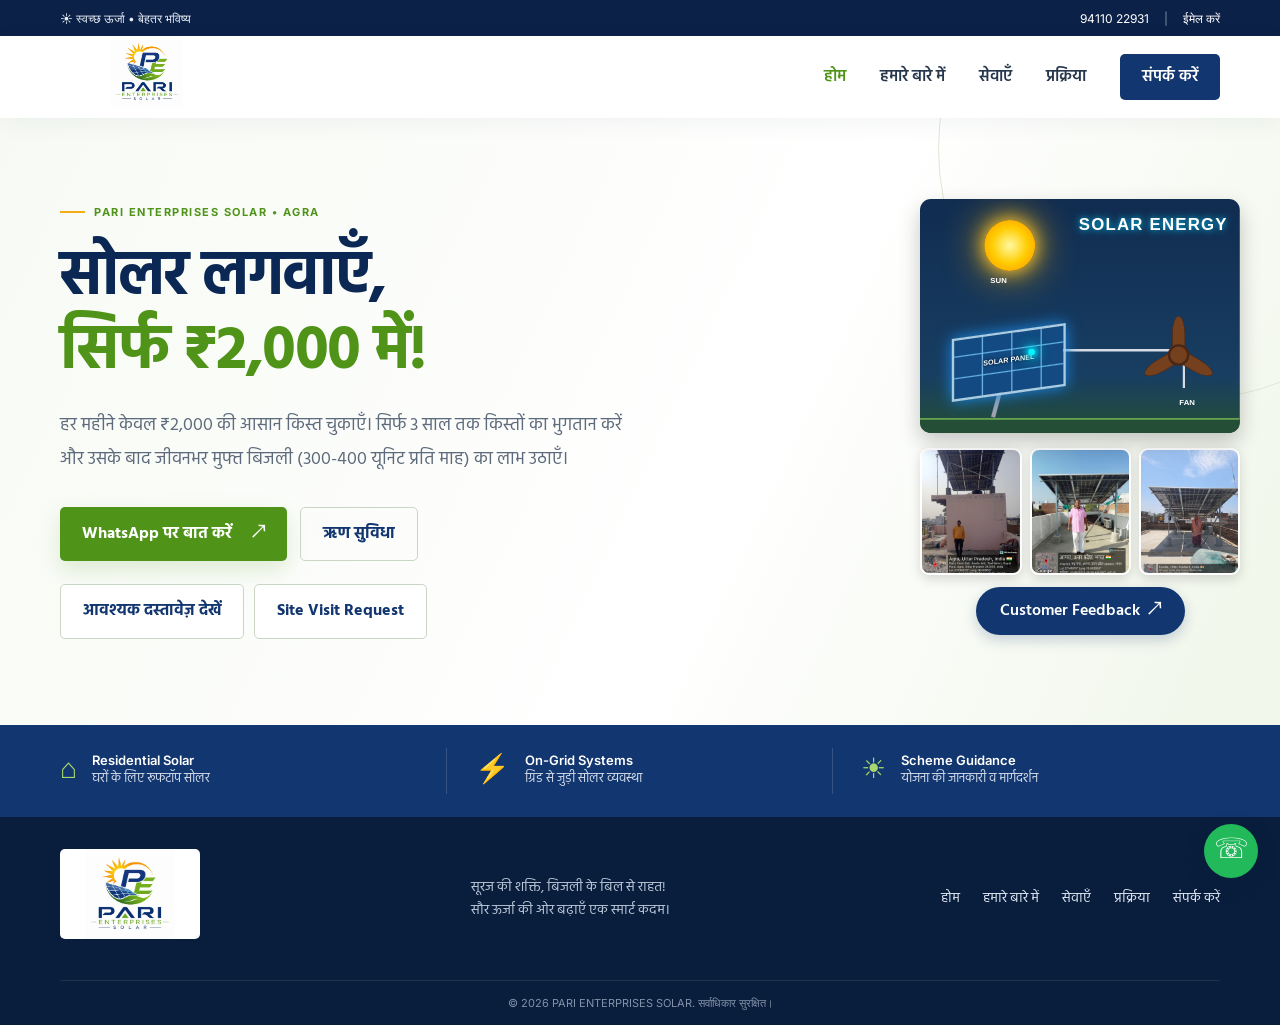
<file: index.html>
<!DOCTYPE html>
<html lang="hi">
<head>
<meta charset="utf-8">
<meta name="viewport" content="width=device-width, initial-scale=1">

<meta name="theme-color" content="#12366f">
<meta name="description" content="PARI ENTERPRISES SOLAR, Agra — रूफटॉप सोलर, ऑन-ग्रिड सिस्टम और सोलर इंस्टॉलेशन।">

<title>PARI ENTERPRISES SOLAR | रूफटॉप सोलर समाधान, आगरा</title>

<link rel="preconnect" href="https://fonts.googleapis.com">
<link rel="preconnect" href="https://fonts.gstatic.com" crossorigin>

<link href="https://fonts.googleapis.com/css2?family=Hind:wght@400;500;600;700&family=Inter:wght@400;500;600;700;800&display=swap" rel="stylesheet">

<link rel="stylesheet" href="style.css">

<style>

/* =================================
   SOLAR ANIMATION OUTER CONTAINER
================================= */

.solar-scene {
    width: 60%;
    height: 234px;
    min-height: 234px;
    position: relative;
    overflow: visible;
    border-radius: 18px;
    margin-left: auto;
}

/* Scaled inner scene */

.solar-scene-inner {
    position: absolute;
    top: 0;
    left: 0;

    width: 166.667%;
    height: 390px;

    transform: scale(0.6);
    transform-origin: top left;

    overflow: hidden;
    border-radius: 18px;

    background: linear-gradient(
        180deg,
        #102c50,
        #183e62 75%,
        #244e36
    );

    box-shadow: 0 15px 35px rgba(0,0,0,.22);
    font-family: Arial, sans-serif;
}

/* =================================
   HEADING
================================= */

.solar-heading {
    position: absolute;
    top: 20px;
    right: 20px;

    color: white;
    font-size: 28px;
    font-weight: bold;
    letter-spacing: 2px;

    text-shadow: 0 0 12px #00cfff;
    z-index: 10;
}

/* =================================
   SUN
================================= */

.solar-sun {
    position: absolute;
    top: 35px;
    left: 20%;

    width: 85px;
    height: 85px;

    border-radius: 50%;

    background: radial-gradient(
        #fff9a0,
        #ffcc00,
        #ff8c00
    );

    box-shadow:
        0 0 30px #ffce35,
        0 0 70px #ffae00;

    animation: solarSunGlow 2s infinite alternate;

    /* Sun always visible above panel */
    z-index: 6;
}

@keyframes solarSunGlow {
    from {
        box-shadow: 0 0 25px #ffce35;
    }

    to {
        box-shadow: 0 0 75px #ffae00;
    }
}

/* SUN LABEL */

.solar-sun-label {
    position: absolute;
    top: 125px;
    left: 22%;

    color: white;
    font-size: 13px;
    font-weight: bold;

    z-index: 7;
}

/* =================================
   SUN RAYS
================================= */

.solar-rays {
    position: absolute;
    top: 115px;
    left: calc(20% + 5px);

    width: 105px;
    height: 160px;

    display: flex;
    justify-content: space-around;

    pointer-events: none;
    z-index: 4;
}

.solar-ray {
    position: relative;

    width: 4px;
    height: 135px;

    background: linear-gradient(
        to bottom,
        transparent,
        #fff9a0,
        #ffcf24,
        transparent
    );

    opacity: 0;

    filter: drop-shadow(0 0 7px #ffdc35);

    animation: solarRayMove 1.5s linear infinite;
}

.solar-ray:nth-child(2) {
    animation-delay: .3s;
}

.solar-ray:nth-child(3) {
    animation-delay: .6s;
}

.solar-ray:nth-child(4) {
    animation-delay: .9s;
}

.solar-ray:nth-child(5) {
    animation-delay: 1.2s;
}

@keyframes solarRayMove {
    0% {
        opacity: 0;
        transform: translateY(0);
    }

    30% {
        opacity: 1;
    }

    100% {
        opacity: 0;
        transform: translateY(45px);
    }
}

/* =================================
   SOLAR PANEL
================================= */

.solar-panel {
    position: absolute;

    left: 10%;
    bottom: 65px;

    width: 190px;
    height: 105px;

    background:
        repeating-linear-gradient(
            90deg,
            transparent 0px,
            transparent 45px,
            #72b8e8 47px,
            transparent 49px
        ),

        repeating-linear-gradient(
            0deg,
            #124a81 0px,
            #124a81 32px,
            #65b4e8 34px,
            #124a81 36px
        );

    border: 4px solid #a9cce5;

    transform: skewY(-8deg);

    box-shadow: 0 0 25px #1988e5;

    /* Panel below sun */
    z-index: 2;
}

.solar-panel::after {
    content: "SOLAR PANEL";

    position: absolute;
    top: 35px;

    width: 100%;

    text-align: center;

    color: white;
    font-size: 12px;
    font-weight: bold;

    text-shadow: 0 0 5px black;
}

/* PANEL STAND */

.solar-panel-stand {
    position: absolute;

    left: 24%;
    bottom: 25px;

    width: 7px;
    height: 75px;

    background: #9ca3af;

    transform: rotate(15deg);
}

/* =================================
   ELECTRIC WIRE
================================= */

.solar-wire {
    position: absolute;

    left: 34%;
    top: 64%;

    width: 49%;
    height: 65px;

    border-top: 4px solid #d7dce4;
    border-right: 4px solid #d7dce4;

    border-radius: 0 20px 0 0;

    z-index: 1;
}

/* =================================
   MOVING ELECTRIC CURRENT
================================= */

.solar-current {
    position: absolute;

    left: 34%;
    top: 64%;

    width: 10px;
    height: 10px;

    border-radius: 50%;

    background: #00f5ff;

    box-shadow:
        0 0 12px #00eaff,
        0 0 25px #00eaff;

    animation: solarCurrentMove 3s linear infinite;

    z-index: 5;
}

.solar-current.current-2 {
    animation-delay: 1s;
}

.solar-current.current-3 {
    animation-delay: 2s;
}

@keyframes solarCurrentMove {

    0% {
        left: 34%;
        top: 64%;
        opacity: 0;
    }

    15% {
        opacity: 1;
    }

    65% {
        left: 82%;
        top: 64%;
        opacity: 1;
    }

    85% {
        left: 82%;
        top: 82%;
        opacity: 1;
    }

    100% {
        left: 82%;
        top: 82%;
        opacity: 0;
    }
}

/* =================================
   FAN
================================= */

.solar-fan {
    position: absolute;

    right: 7%;
    bottom: 65px;

    width: 130px;
    height: 130px;

    z-index: 3;
}

/* FAN SPEED - 40% SLOWER */

.solar-blades {
    position: absolute;

    width: 100%;
    height: 100%;

    animation: solarRotateFan 1.667s linear infinite;
}

@keyframes solarRotateFan {
    from {
        transform: rotate(0deg);
    }

    to {
        transform: rotate(360deg);
    }
}

/* BROWN BLADES */

.solar-blade {
    position: absolute;

    left: 54px;
    top: 0;

    width: 22px;
    height: 62px;

    background: #75401e;

    border: 1px solid #4a2614;

    border-radius: 50% 50% 10% 10%;

    transform-origin: 11px 65px;
}

.solar-blade:nth-child(2) {
    transform: rotate(120deg);
}

.solar-blade:nth-child(3) {
    transform: rotate(240deg);
}

/* FAN CENTER */

.solar-fan-center {
    position: absolute;

    left: 47px;
    top: 47px;

    width: 36px;
    height: 36px;

    border-radius: 50%;

    background: #75401e;

    border: 4px solid #4a2614;

    z-index: 2;
}

/* FAN LABEL */

.solar-fan-label {
    position: absolute;

    right: 14%;
    bottom: 40px;

    color: white;
    font-size: 13px;
    font-weight: bold;
}

/* GROUND */

.solar-ground {
    position: absolute;

    bottom: 0;

    width: 100%;
    height: 25px;

    background: #244e36;

    border-top: 3px solid #65a34e;
}

/* CUSTOMER PHOTOS BELOW ANIMATION */
.hero-visual {
    position: relative;
    left: 20px;
    display: flex;
    flex-direction: column;
    align-items: flex-end;
}

.customer-photos {
    width: 60%;
    margin-left: auto;
    margin-top: 15px;
    display: grid;
    grid-template-columns: repeat(3, minmax(0, 1fr));
    gap: 8px;
}

.customer-photos img {
    display: block;
    width: 100%;
    aspect-ratio: 4 / 5;
    object-fit: cover;
    object-position: center 30%;
    border-radius: 9px;
    border: 2px solid white;
    box-shadow: 0 4px 12px rgba(0,0,0,.15);
    transition: transform .3s ease;
}

.customer-photos img:hover {
    transform: translateY(-4px);
}

/* CUSTOMER FEEDBACK BUTTON BELOW PHOTOS */
.feedback-page-button {
    width: 60%;
    margin: 12px 0 0 auto;
    display: flex;
    justify-content: center;
}

.feedback-page-button a {
    display: inline-flex;
    align-items: center;
    justify-content: center;
    gap: 8px;
    padding: 11px 24px;
    border-radius: 30px;
    background: #12366f;
    color: #fff;
    text-decoration: none;
    font-family: 'Hind', sans-serif;
    font-size: 16px;
    font-weight: 600;
    box-shadow: 0 5px 14px rgba(18, 54, 111, .22);
    transition: background .25s ease, transform .25s ease;
}

.feedback-page-button a:hover {
    background: #0b2855;
    transform: translateY(-2px);
}

/* =================================
   MOBILE
================================= */

@media(max-width:650px) {

    .hero-visual {
        left: 0;
        align-items: center;
    }

    .solar-scene {
        width: 85%;
        height: 280.5px;
        min-height: 280.5px;
    }

    .solar-scene-inner {
        width: 117.647%;
        height: 330px;
        transform: scale(.85);
    }

    .solar-heading {
        font-size: 20px;
        right: 12px;
        top: 15px;
    }

    .solar-sun {
        left: 17%;
        width: 65px;
        height: 65px;
    }

    .solar-rays {
        left: calc(17% + 2px);
        top: 100px;
    }

    .solar-sun-label {
        top: 108px;
        left: 20%;
    }

    .solar-panel {
        left: 5%;
        width: 150px;
        height: 90px;
        bottom: 65px;
    }

    .solar-panel::after {
        top: 30px;
        font-size: 10px;
    }

    .solar-panel-stand {
        left: 17%;
    }

    .solar-wire {
        left: 32%;
        width: 50%;
        top: 65%;
    }

    .solar-current {
        left: 32%;
        top: 65%;
    }

    .solar-fan {
        right: 2%;
        bottom: 65px;
        transform: scale(.8);
        transform-origin: bottom right;
    }

    .solar-fan-label {
        right: 10%;
        bottom: 40px;
    }

    .customer-photos {
        width: 85%;
        margin-left: auto;
        margin-right: auto;
        gap: 6px;
    }

    .feedback-page-button {
        width: 85%;
        margin-left: auto;
        margin-right: auto;
    }

    .feedback-page-button a {
        width: 100%;
    }
}


/* FIX: keep hero text and buttons above the solar animation */
.hero-copy {
    position: relative;
    z-index: 5;
    min-width: 0;
}
.documents-action {
    position: relative;
    z-index: 6;
    display: flex;
    flex-wrap: wrap;
    align-items: center;
    gap: 10px;
    width: 100%;
    margin: 12px 0 0;
}
.documents-action .documents-btn,
.documents-action .site-visit-btn {
    display: inline-flex;
    align-items: center;
    justify-content: center;
    min-height: 54px;
    color: var(--blue);
    background: #fff;
    position: relative;
    z-index: 7;
}
.hero-visual {
    position: relative;
    z-index: 1;
}
@media (max-width: 650px) {
    .hero-copy { width: 100%; }
    .hero-actions {
        position: relative;
        z-index: 6;
        width: 100%;
        justify-content: center;
    }
    .documents-action {
        width: 100%;
        margin: 12px 0 20px;
    }
    .documents-action {
        flex-direction: column;
        align-items: stretch;
    }
    .documents-action .documents-btn,
    .documents-action .site-visit-btn {
        display: flex !important;
        width: 100%;
        box-sizing: border-box;
        white-space: normal;
        text-align: center;
    }
    .hero-visual {
        height: auto !important;
        min-height: 0;
        margin: 10px 0 0 !important;
        transform: none !important;
        left: 0 !important;
    }
    .solar-scene { flex: 0 0 auto; }
}

</style>

</head>

<body>

<!-- TOP BAR -->

<div class="topbar">
    <div class="wrap topbar-inner">

        <span>☀️ स्वच्छ ऊर्जा • बेहतर भविष्य</span>

        <div>
            <a href="tel:9411022931">94110 22931</a>

            <span class="top-sep">|</span>

            <a href="https://mail.google.com/mail/?view=cm&fs=1&to=parienterprises2411@gmail.com"
               target="_blank" rel="noopener">
                ईमेल करें
            </a>
        </div>

    </div>
</div>


<!-- HEADER -->

<header class="site-header">

    <div class="wrap nav-wrap">

        <a aria-label="PARI ENTERPRISES SOLAR Home"
           class="brand"
           href="index.html">

            <img alt="PARI ENTERPRISES SOLAR logo"
                 src="pari%20enterprises.png"/>

        </a>

        <button aria-expanded="false"
                aria-label="मेन्यू खोलें"
                class="menu-toggle">
            ☰
        </button>

        <nav class="nav" id="nav">

            <a aria-current="page" class="active" href="index.html">होम</a>

            <a href="about.html">हमारे बारे में</a>

            <a href="services.html">सेवाएँ</a>

            <a href="process.html">प्रक्रिया</a>

            <a class="nav-cta" href="contact.html">संपर्क करें</a>

        </nav>

    </div>

</header>


<!-- MAIN -->

<main>

<section class="hero" id="home">

    <div class="hero-glow"></div>

    <div class="wrap hero-grid">

        <!-- LEFT CONTENT -->

        <div class="hero-copy">

            <span class="eyebrow">
                <i></i> PARI ENTERPRISES SOLAR • AGRA
            </span>

            <h1>
                सोलर लगवाएँ,<br/>
                <em>सिर्फ ₹2,000 में!</em>
            </h1>

            <p class="hero-lead">
                हर महीने केवल ₹2,000 की आसान किस्त चुकाएँ।
                सिर्फ 3 साल तक किस्तों का भुगतान करें और उसके बाद
                जीवनभर मुफ्त बिजली (300-400 यूनिट प्रति माह) का लाभ उठाएँ।
            </p>

            <div class="hero-actions">

                <a class="btn btn-green"
                   href="https://wa.me/919411022931?text=Namaste%2C%20mujhe%20rooftop%20solar%20system%20ki%20jankari%20chahiye."
                   rel="noopener"
                   target="_blank">

                    WhatsApp पर बात करें <span>↗</span>

                </a>

                <a class="btn btn-outline" href="loan.html">
                    ऋण सुविधा
                </a>
            </div>

            <div class="documents-action">
                <a class="btn btn-outline documents-btn" href="documents.html">
                    आवश्यक दस्तावेज़ देखें
                </a>
                <a class="btn btn-outline site-visit-btn" href="site-visit.html">
                    Site Visit Request
                </a>
            </div>

        </div>


        <!-- RIGHT SOLAR ANIMATION -->

        <div class="hero-visual">

            <div class="solar-scene">

                <div class="solar-scene-inner">

                    <!-- HEADING -->

                    <div class="solar-heading">
                        SOLAR ENERGY
                    </div>


                    <!-- SUN -->

                    <div class="solar-sun"></div>

                    <div class="solar-sun-label">
                        SUN
                    </div>


                    <!-- SUN RAYS -->

                    <div class="solar-rays">

                        <div class="solar-ray"></div>
                        <div class="solar-ray"></div>
                        <div class="solar-ray"></div>
                        <div class="solar-ray"></div>
                        <div class="solar-ray"></div>

                    </div>


                    <!-- SOLAR PANEL -->

                    <div class="solar-panel"></div>

                    <div class="solar-panel-stand"></div>


                    <!-- ELECTRIC WIRE -->

                    <div class="solar-wire"></div>


                    <!-- ELECTRIC CURRENT -->

                    <div class="solar-current"></div>
                    <div class="solar-current current-2"></div>
                    <div class="solar-current current-3"></div>


                    <!-- FAN -->

                    <div class="solar-fan">

                        <div class="solar-blades">

                            <div class="solar-blade"></div>
                            <div class="solar-blade"></div>
                            <div class="solar-blade"></div>

                        </div>

                        <div class="solar-fan-center"></div>

                    </div>

                    <div class="solar-fan-label">
                        FAN
                    </div>


                    <!-- GROUND -->

                    <div class="solar-ground"></div>

                </div>

            </div>


            <!-- CUSTOMER INSTALLATION PHOTOS -->
            <div class="customer-photos">
                <img src="feedback1.jpg" alt="Solar installation customer photo 1" loading="lazy">
                <img src="feedback2.jpg" alt="Solar installation customer photo 2" loading="lazy">
                <img src="feedback3.jpg" alt="Solar installation customer photo 3" loading="lazy">
            </div>

            <div class="feedback-page-button">
                <a href="customer-feedback.html">
                    Customer Feedback <span>↗</span>
                </a>
            </div>

        </div>

    </div>

    <div class="hero-bottom"></div>

</section>


<!-- QUICK STRIP -->

<section class="quick-strip">

    <div class="wrap quick-grid">

        <div>
            <span class="quick-icon">⌂</span>

            <span>
                <b>Residential Solar</b>
                <small>घरों के लिए रूफटॉप सोलर</small>
            </span>
        </div>

        <div>
            <span class="quick-icon">⚡</span>

            <span>
                <b>On-Grid Systems</b>
                <small>ग्रिड से जुड़ी सोलर व्यवस्था</small>
            </span>
        </div>

        <div>
            <span class="quick-icon">☀</span>

            <span>
                <b>Scheme Guidance</b>
                <small>योजना की जानकारी व मार्गदर्शन</small>
            </span>
        </div>

    </div>

</section>

</main>


<!-- FOOTER -->

<footer class="footer">

    <div class="wrap footer-main">

        <a class="footer-brand" href="index.html">

            <img alt="PARI ENTERPRISES SOLAR logo"
                 src="pari%20enterprises.png"/>

        </a>

        <p>
            सूरज की शक्ति, बिजली के बिल से राहत!<br/>
            सौर ऊर्जा की ओर बढ़ाएँ एक स्मार्ट कदम।
        </p>

        <div class="footer-links">

            <a href="index.html">होम</a>
            <a href="about.html">हमारे बारे में</a>
            <a href="services.html">सेवाएँ</a>
            <a href="process.html">प्रक्रिया</a>
            <a href="contact.html">संपर्क करें</a>

        </div>

    </div>

    <div class="wrap copyright">

        © <span id="year"></span> PARI ENTERPRISES SOLAR.
        सर्वाधिकार सुरक्षित।

    </div>

</footer>


<!-- WHATSAPP FLOATING BUTTON -->

<a aria-label="WhatsApp पर संपर्क करें"
   class="whatsapp-float"
   href="https://wa.me/919411022931"
   rel="noopener"
   target="_blank">

    ☏

</a>


<script src="script.js"></script>

</body>
</html>
</file>
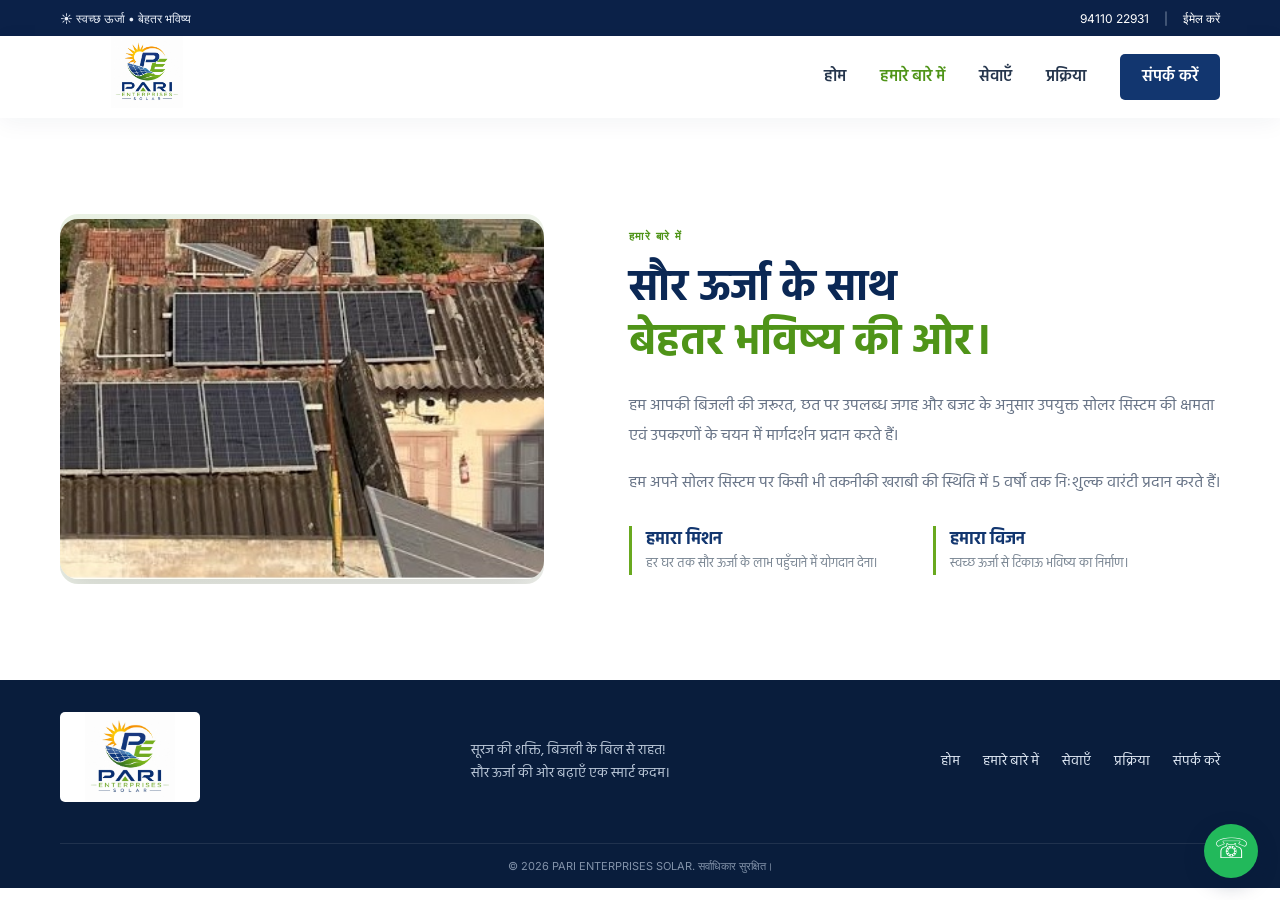
<file: about.html>
<!doctype html>
<html lang="hi">
<head>
<meta charset="utf-8"><meta name="viewport" content="width=device-width, initial-scale=1">
<meta name="theme-color" content="#12366f">
<meta name="description" content="PARI ENTERPRISES SOLAR, Agra — रूफटॉप सोलर, ऑन-ग्रिड सिस्टम और सोलर इंस्टॉलेशन संबंधी जानकारी।">
<title>हमारे बारे में | PARI ENTERPRISES SOLAR</title>
<link rel="preconnect" href="https://fonts.googleapis.com"><link rel="preconnect" href="https://fonts.gstatic.com" crossorigin>
<link href="https://fonts.googleapis.com/css2?family=Hind:wght@400;500;600;700&family=Inter:wght@400;500;600;700;800&display=swap" rel="stylesheet">
<link rel="stylesheet" href="style.css">
</head><body>
<div class="topbar">
<div class="wrap topbar-inner">
<span>☀️ स्वच्छ ऊर्जा • बेहतर भविष्य</span>
<div>
<a href="tel:9411022931">94110 22931</a>
<span class="top-sep">|</span>
<a href="https://mail.google.com/mail/?view=cm&fs=1&to=parienterprises2411@gmail.com" target="_blank" rel="noopener">ईमेल करें</a>
</div>
</div>
</div>
<header class="site-header">
<div class="wrap nav-wrap">
<a aria-label="PARI ENTERPRISES SOLAR Home" class="brand" href="index.html">
<img alt="PARI ENTERPRISES SOLAR logo" src="pari%20enterprises.png"/>
</a>
<button aria-expanded="false" aria-label="मेन्यू खोलें" class="menu-toggle">☰</button>
<nav class="nav" id="nav"><a href="index.html">होम</a><a aria-current="page" class="active" href="about.html">हमारे बारे में</a><a href="services.html">सेवाएँ</a><a href="process.html">प्रक्रिया</a><a class="nav-cta" href="contact.html">संपर्क करें</a></nav>
</div>
</header>
<main><section class="section about" id="about">
<div class="wrap about-grid">
<!-- Generated Illustration Replaced with solar2.jpg -->
<div class="about-art">
<img alt="Solar Rooftop Installation" class="about-photo" src="solar2.jpg"/>
</div>
<div class="section-copy">
<span class="eyebrow">हमारे बारे में</span>
<h2>
            सौर ऊर्जा के साथ<br/>
<em>बेहतर भविष्य की ओर।</em>
</h2>
<p>
            हम आपकी बिजली की जरूरत, छत पर उपलब्ध जगह और बजट
            के अनुसार उपयुक्त सोलर सिस्टम की क्षमता एवं उपकरणों
            के चयन में मार्गदर्शन प्रदान करते हैं।
          </p>
<p>
           हम अपने सोलर सिस्टम पर किसी भी तकनीकी खराबी की स्थिति में 5 वर्षों तक निःशुल्क वारंटी प्रदान करते हैं।
          </p>
<div class="mission-row">
<div>
<b>हमारा मिशन</b>
<span>हर घर तक सौर ऊर्जा के लाभ पहुँचाने में योगदान देना।</span>
</div>
<div>
<b>हमारा विजन</b>
<span>स्वच्छ ऊर्जा से टिकाऊ भविष्य का निर्माण।</span>
</div>
</div>
</div>
</div>
</section></main>
<footer class="footer">
<div class="wrap footer-main">
<a class="footer-brand" href="index.html">
<img alt="PARI ENTERPRISES SOLAR logo" src="pari%20enterprises.png"/>
</a>
<p>
        सूरज की शक्ति, बिजली के बिल से राहत!<br/>
        सौर ऊर्जा की ओर बढ़ाएँ एक स्मार्ट कदम।
      </p>
<div class="footer-links"><a href="index.html">होम</a><a href="about.html">हमारे बारे में</a><a href="services.html">सेवाएँ</a><a href="process.html">प्रक्रिया</a><a href="contact.html">संपर्क करें</a></div>
</div>
<div class="wrap copyright">
      © <span id="year"></span> PARI ENTERPRISES SOLAR. सर्वाधिकार सुरक्षित।
    </div>
</footer>
<a aria-label="WhatsApp पर संपर्क करें" class="whatsapp-float" href="https://wa.me/919411022931" rel="noopener" target="_blank">
    ☏
  </a>
<script src="script.js"></script>
</body></html>
</file>
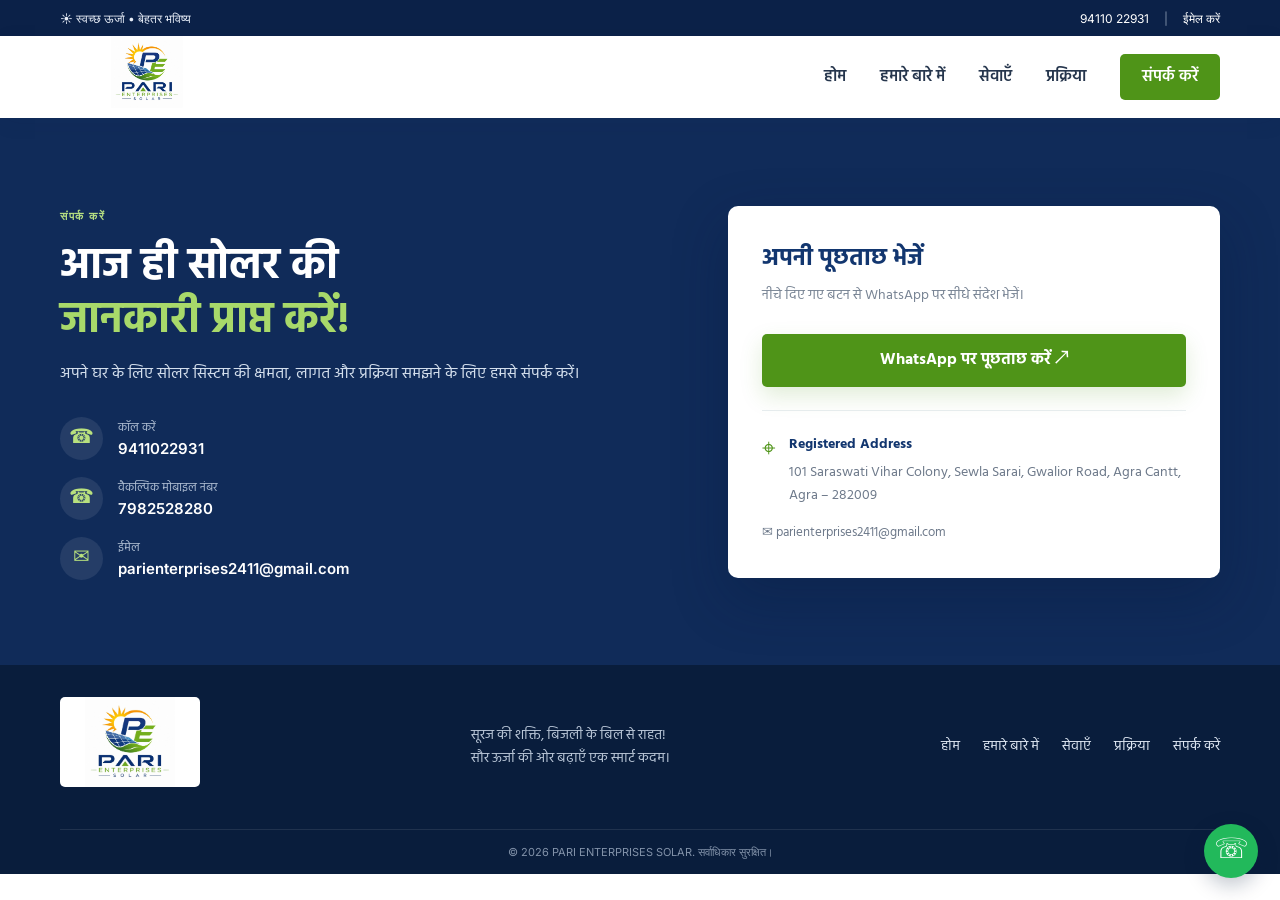
<file: contact.html>
<!doctype html>
<html lang="hi">
<head>
<meta charset="utf-8"><meta name="viewport" content="width=device-width, initial-scale=1">
<meta name="theme-color" content="#12366f">
<meta name="description" content="PARI ENTERPRISES SOLAR, Agra — रूफटॉप सोलर, ऑन-ग्रिड सिस्टम और सोलर इंस्टॉलेशन संबंधी जानकारी।">
<title>संपर्क करें | PARI ENTERPRISES SOLAR</title>
<link rel="preconnect" href="https://fonts.googleapis.com"><link rel="preconnect" href="https://fonts.gstatic.com" crossorigin>
<link href="https://fonts.googleapis.com/css2?family=Hind:wght@400;500;600;700&family=Inter:wght@400;500;600;700;800&display=swap" rel="stylesheet">
<link rel="stylesheet" href="style.css">
</head><body>
<div class="topbar">
<div class="wrap topbar-inner">
<span>☀️ स्वच्छ ऊर्जा • बेहतर भविष्य</span>
<div>
<a href="tel:9411022931">94110 22931</a>
<span class="top-sep">|</span>
<a href="https://mail.google.com/mail/?view=cm&fs=1&to=parienterprises2411@gmail.com" target="_blank" rel="noopener">ईमेल करें</a>
</div>
</div>
</div>
<header class="site-header">
<div class="wrap nav-wrap">
<a aria-label="PARI ENTERPRISES SOLAR Home" class="brand" href="index.html">
<img alt="PARI ENTERPRISES SOLAR logo" src="pari%20enterprises.png"/>
</a>
<button aria-expanded="false" aria-label="मेन्यू खोलें" class="menu-toggle">☰</button>
<nav class="nav" id="nav"><a href="index.html">होम</a><a href="about.html">हमारे बारे में</a><a href="services.html">सेवाएँ</a><a href="process.html">प्रक्रिया</a><a aria-current="page" class="nav-cta active" href="contact.html">संपर्क करें</a></nav>
</div>
</header>
<main><section class="contact section" id="contact">
<div class="wrap contact-grid">
<div class="contact-copy">
<span class="eyebrow light">संपर्क करें</span>
<h2>
            आज ही सोलर की<br/>
<em>जानकारी प्राप्त करें!</em>
</h2>
<p>
            अपने घर के लिए सोलर सिस्टम की क्षमता, लागत और
            प्रक्रिया समझने के लिए हमसे संपर्क करें।
          </p>
<div class="contact-lines">
<a href="tel:9411022931">
<span>☎</span>
<div>
<small>कॉल करें</small>
<b>9411022931</b>
</div>
</a>
<a href="tel:7982528280">
<span>☎</span>
<div>
<small>वैकल्पिक मोबाइल नंबर</small>
<b>7982528280</b>
</div>
</a>
<a href="mailto:parienterprises2411@gmail.com">
<span>✉</span>
<div>
<small>ईमेल</small>
<b>parienterprises2411@gmail.com</b>
</div>
</a>
</div>
</div>
<div class="contact-card">
<h3>अपनी पूछताछ भेजें</h3>
<p>
            नीचे दिए गए बटन से WhatsApp पर सीधे संदेश भेजें।
          </p>
<a class="btn btn-green full" href="https://wa.me/919411022931?text=Namaste%2C%20mujhe%20PARI%20ENTERPRISES%20SOLAR%20ki%20services%20ke%20baare%20mein%20jankari%20chahiye." rel="noopener" target="_blank">
            WhatsApp पर पूछताछ करें ↗
          </a>
<div class="address">
<span>⌖</span>
<div>
<b>Registered Address</b>
<p>
                101 Saraswati Vihar Colony, Sewla Sarai,
                Gwalior Road, Agra Cantt, Agra – 282009
              </p>
</div>
</div>
<div class="contact-email">
            ✉ parienterprises2411@gmail.com
          </div>
</div>
</div>
</section></main>
<footer class="footer">
<div class="wrap footer-main">
<a class="footer-brand" href="index.html">
<img alt="PARI ENTERPRISES SOLAR logo" src="pari%20enterprises.png"/>
</a>
<p>
        सूरज की शक्ति, बिजली के बिल से राहत!<br/>
        सौर ऊर्जा की ओर बढ़ाएँ एक स्मार्ट कदम।
      </p>
<div class="footer-links"><a href="index.html">होम</a><a href="about.html">हमारे बारे में</a><a href="services.html">सेवाएँ</a><a href="process.html">प्रक्रिया</a><a href="contact.html">संपर्क करें</a></div>
</div>
<div class="wrap copyright">
      © <span id="year"></span> PARI ENTERPRISES SOLAR. सर्वाधिकार सुरक्षित।
    </div>
</footer>
<a aria-label="WhatsApp पर संपर्क करें" class="whatsapp-float" href="https://wa.me/919411022931" rel="noopener" target="_blank">
    ☏
  </a>
<script src="script.js"></script>
</body></html>
</file>
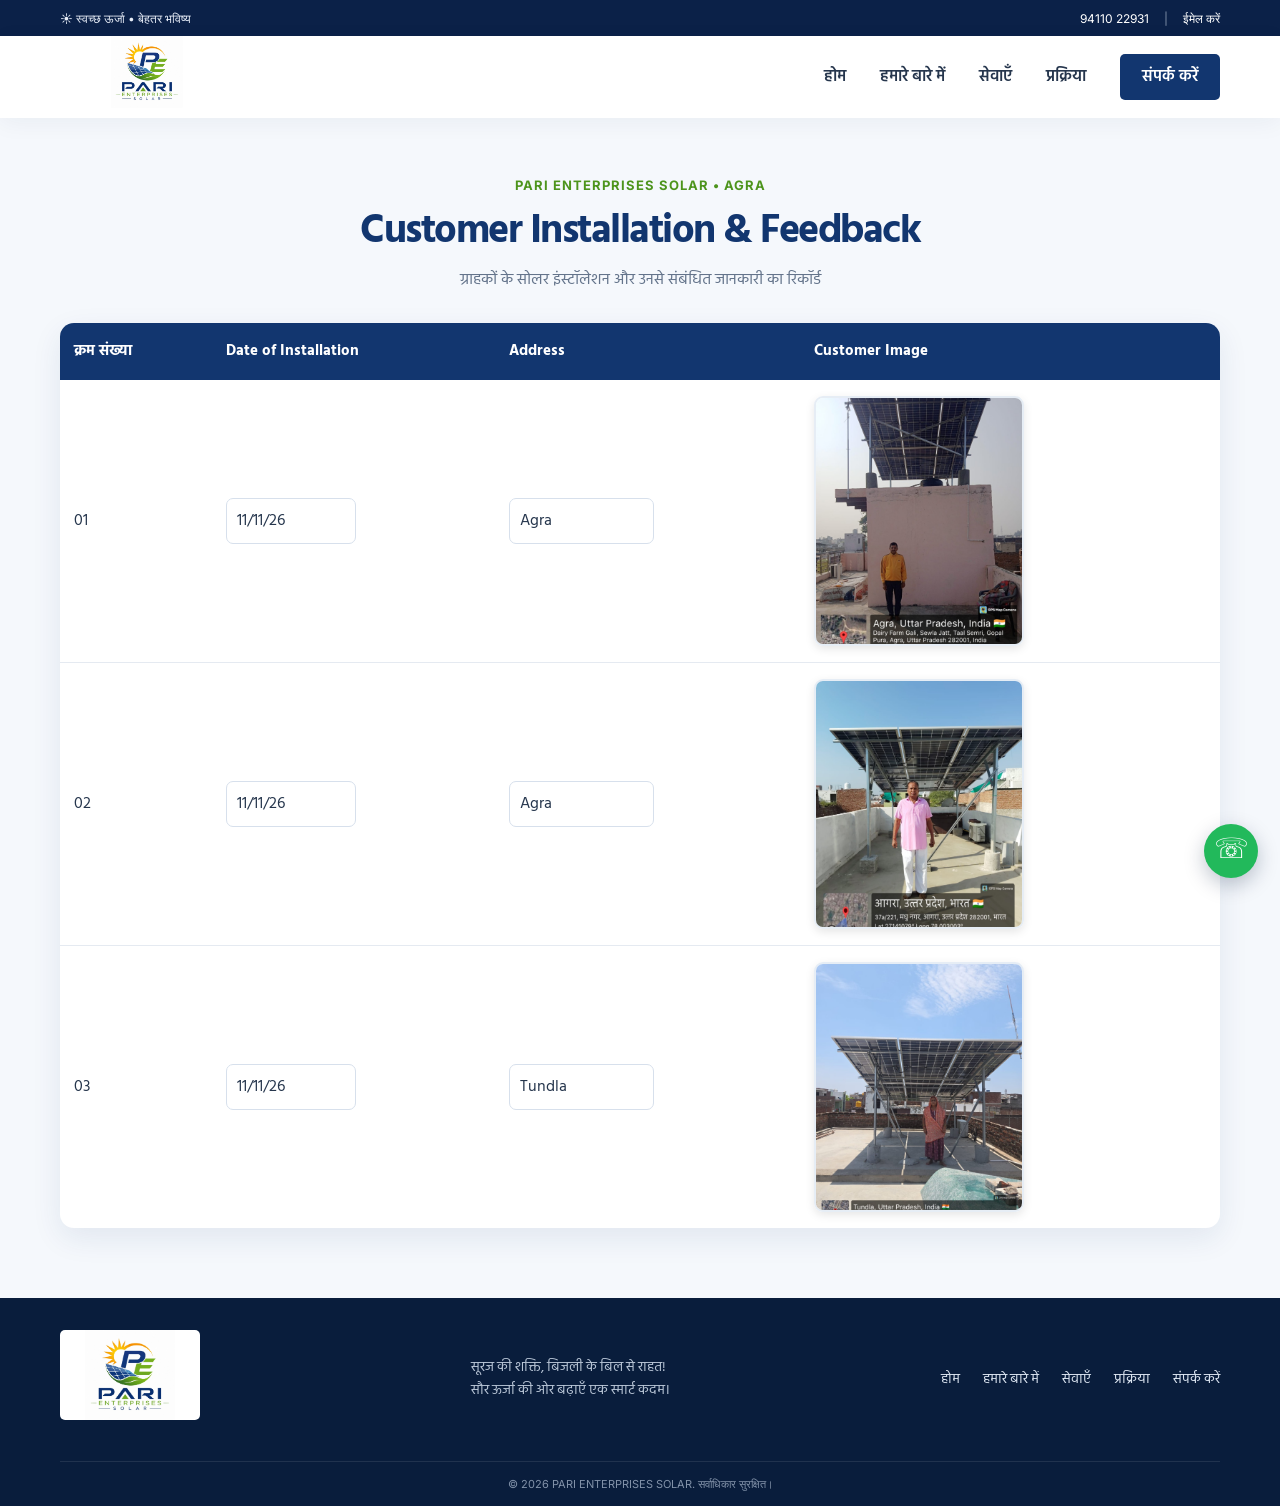
<file: customer-feedback.html>
<!DOCTYPE html>
<html lang="hi">
<head>

<meta charset="UTF-8">
<meta name="viewport" content="width=device-width, initial-scale=1">
<meta name="theme-color" content="#12366f">

<meta name="description" content="PARI ENTERPRISES SOLAR - Customer installation and feedback records">

<title>Customer Feedback | PARI ENTERPRISES SOLAR</title>

<link rel="preconnect" href="https://fonts.googleapis.com">
<link rel="preconnect" href="https://fonts.gstatic.com" crossorigin>

<link href="https://fonts.googleapis.com/css2?family=Hind:wght@400;500;600;700&family=Inter:wght@400;500;600;700;800&display=swap" rel="stylesheet">

<link rel="stylesheet" href="style.css">

<style>

/* CUSTOMER FEEDBACK PAGE */

.feedback-page {
    min-height: 65vh;
    padding: 55px 0 70px;
    background: #f5f8fc;
}

/* HEADING */

.feedback-heading {
    text-align: center;
    margin-bottom: 30px;
}

.feedback-heading .eyebrow {
    color: #4d941c;
    font-weight: 700;
    letter-spacing: 1px;
    font-size: 13px;
}

.feedback-heading h1 {
    color: #12366f;
    font-size: clamp(28px, 4vw, 40px);
    margin: 10px 0;
}

.feedback-heading p {
    color: #64748b;
    margin: 0;
}

/* TABLE */

.feedback-table-wrap {
    background: #fff;
    border-radius: 14px;
    box-shadow: 0 10px 30px rgba(18,54,111,.09);
    overflow-x: auto;
}

.feedback-table {
    width: 100%;
    border-collapse: collapse;
    min-width: 700px;
}

.feedback-table th {
    background: #12366f;
    color: #fff;
    padding: 16px 14px;
    text-align: left;
    font-size: 15px;
    font-weight: 700;
}

.feedback-table td {
    padding: 16px 14px;
    border-bottom: 1px solid #e5eaf1;
    color: #26364d;
    vertical-align: middle;
}

.feedback-table tr:last-child td {
    border-bottom: 0;
}

.feedback-table tbody tr:hover {
    background: #f8fbff;
}

/* CUSTOMER IMAGES */

.customer-photo {
    width: 210px;
    height: 250px;

    object-fit: cover;
    object-position: center 30%;

    display: block;

    border-radius: 9px;
    border: 2px solid #e6edf5;

    box-shadow: 0 3px 10px rgba(0,0,0,.10);
}

/* DATE AND ADDRESS */

.record-date,
.record-address {
    font: inherit;
    color: #26364d;
    background: #fff;

    border: 1px solid #d7e0ec;
    border-radius: 7px;

    padding: 9px 10px;
    width: 130px;
}

.record-address {
    width: 145px;
}

/* SAVE BUTTON */

.feedback-actions {
    display: flex;
    align-items: center;
    justify-content: space-between;

    gap: 15px;
    flex-wrap: wrap;

    margin-top: 18px;
}

.save-feedback {
    border: 0;
    border-radius: 8px;

    padding: 12px 22px;

    background: #4d941c;
    color: #fff;

    font: inherit;
    font-weight: 700;

    cursor: pointer;
}

.save-feedback:hover {
    background: #3d7915;
}

.save-status {
    color: #28733a;
    font-size: 14px;
    font-weight: 600;
}

/* INFORMATION NOTE */

.feedback-note {
    margin-top: 18px;

    padding: 14px 16px;

    border-left: 4px solid #e0a326;

    background: #fff9e9;
    color: #72551b;

    border-radius: 6px;

    font-size: 14px;
    line-height: 1.6;
}

/* MOBILE */

@media(max-width:650px) {

    .feedback-page {
        padding: 35px 0 50px;
    }

    .feedback-heading {
        padding: 0 16px;
    }

    .feedback-table th,
    .feedback-table td {
        padding: 12px 10px;
    }

}

</style>
</head>

<body>

<!-- TOP BAR -->

<div class="topbar">

    <div class="wrap topbar-inner">

        <span>☀️ स्वच्छ ऊर्जा • बेहतर भविष्य</span>

        <div>

            <a href="tel:9411022931">
                94110 22931
            </a>

            <span class="top-sep">|</span>

            <a href="https://mail.google.com/mail/?view=cm&amp;fs=1&amp;to=parienterprises2411@gmail.com"
               target="_blank"
               rel="noopener">
                ईमेल करें
            </a>

        </div>

    </div>

</div>


<!-- HEADER -->

<header class="site-header">

    <div class="wrap nav-wrap">

        <a aria-label="PARI ENTERPRISES SOLAR Home"
           class="brand"
           href="index.html">

            <img alt="PARI ENTERPRISES SOLAR logo"
                 src="pari%20enterprises.png">

        </a>

        <button aria-expanded="false"
                aria-label="मेन्यू खोलें"
                class="menu-toggle">
            ☰
        </button>

        <nav class="nav" id="nav">

            <a href="index.html">होम</a>

            <a href="about.html">हमारे बारे में</a>

            <a href="services.html">सेवाएँ</a>

            <a href="process.html">प्रक्रिया</a>

            <a class="nav-cta" href="contact.html">
                संपर्क करें
            </a>

        </nav>

    </div>

</header>


<!-- MAIN CONTENT -->

<main>

<section class="feedback-page">

    <div class="wrap">

        <!-- PAGE HEADING -->

        <div class="feedback-heading">

            <span class="eyebrow">
                PARI ENTERPRISES SOLAR • AGRA
            </span>

            <h1>
                Customer Installation &amp; Feedback
            </h1>

            <p>
                ग्राहकों के सोलर इंस्टॉलेशन और उनसे संबंधित जानकारी का रिकॉर्ड
            </p>

        </div>


        <!-- CUSTOMER TABLE -->

        <div class="feedback-table-wrap">

            <table class="feedback-table">

                <thead>

                    <tr>

                        <th>क्रम संख्या</th>

                        <th>Date of Installation</th>

                        <th>Address</th>

                        <th>Customer Image</th>

                    </tr>

                </thead>


                <tbody>

                    <!-- CUSTOMER 1 -->

                    <tr>

                        <td>01</td>

                        <td>
                            <input
                                class="record-date"
                                type="text"
                                value="11/11/26"
                                aria-label="Customer 1 installation date">
                        </td>

                        <td>
                            <input
                                class="record-address"
                                type="text"
                                value="Agra"
                                aria-label="Customer 1 address">
                        </td>

                        <td>
                            <img
                                class="customer-photo"
                                src="feedback1.jpg"
                                alt="Solar installation customer in Agra">
                        </td>

                    </tr>


                    <!-- CUSTOMER 2 -->

                    <tr>

                        <td>02</td>

                        <td>
                            <input
                                class="record-date"
                                type="text"
                                value="11/11/26"
                                aria-label="Customer 2 installation date">
                        </td>

                        <td>
                            <input
                                class="record-address"
                                type="text"
                                value="Agra"
                                aria-label="Customer 2 address">
                        </td>

                        <td>
                            <img
                                class="customer-photo"
                                src="feedback2.jpg"
                                alt="Solar installation customer in Agra">
                        </td>

                    </tr>


                    <!-- CUSTOMER 3 -->

                    <tr>

                        <td>03</td>

                        <td>
                            <input
                                class="record-date"
                                type="text"
                                value="11/11/26"
                                aria-label="Customer 3 installation date">
                        </td>

                        <td>
                            <input
                                class="record-address"
                                type="text"
                                value="Tundla"
                                aria-label="Customer 3 address">
                        </td>

                        <td>
                            <img
                                class="customer-photo"
                                src="feedback3.jpg"
                                alt="Solar installation customer in Tundla">
                        </td>

                    </tr>

                </tbody>

            </table>

        </div></div>

</section>

</main>


<!-- FOOTER -->

<footer class="footer">

    <div class="wrap footer-main">

        <a class="footer-brand" href="index.html">

            <img
                alt="PARI ENTERPRISES SOLAR logo"
                src="pari%20enterprises.png">

        </a>

        <p>
            सूरज की शक्ति, बिजली के बिल से राहत!<br>
            सौर ऊर्जा की ओर बढ़ाएँ एक स्मार्ट कदम।
        </p>

        <div class="footer-links">

            <a href="index.html">होम</a>

            <a href="about.html">हमारे बारे में</a>

            <a href="services.html">सेवाएँ</a>

            <a href="process.html">प्रक्रिया</a>

            <a href="contact.html">संपर्क करें</a>

        </div>

    </div>


    <div class="wrap copyright">

        © <span id="year"></span>
        PARI ENTERPRISES SOLAR.
        सर्वाधिकार सुरक्षित।

    </div>

</footer>


<!-- WHATSAPP BUTTON -->

<a
    aria-label="WhatsApp पर संपर्क करें"
    class="whatsapp-float"
    href="https://wa.me/919411022931"
    rel="noopener"
    target="_blank">

    ☏

</a>


<!-- JAVASCRIPT -->

<script src="script.js"></script>

<script>
    const year = document.getElementById("year");
    if (year) {
        year.textContent = new Date().getFullYear();
    }
</script>

</body>
</html>
</file>
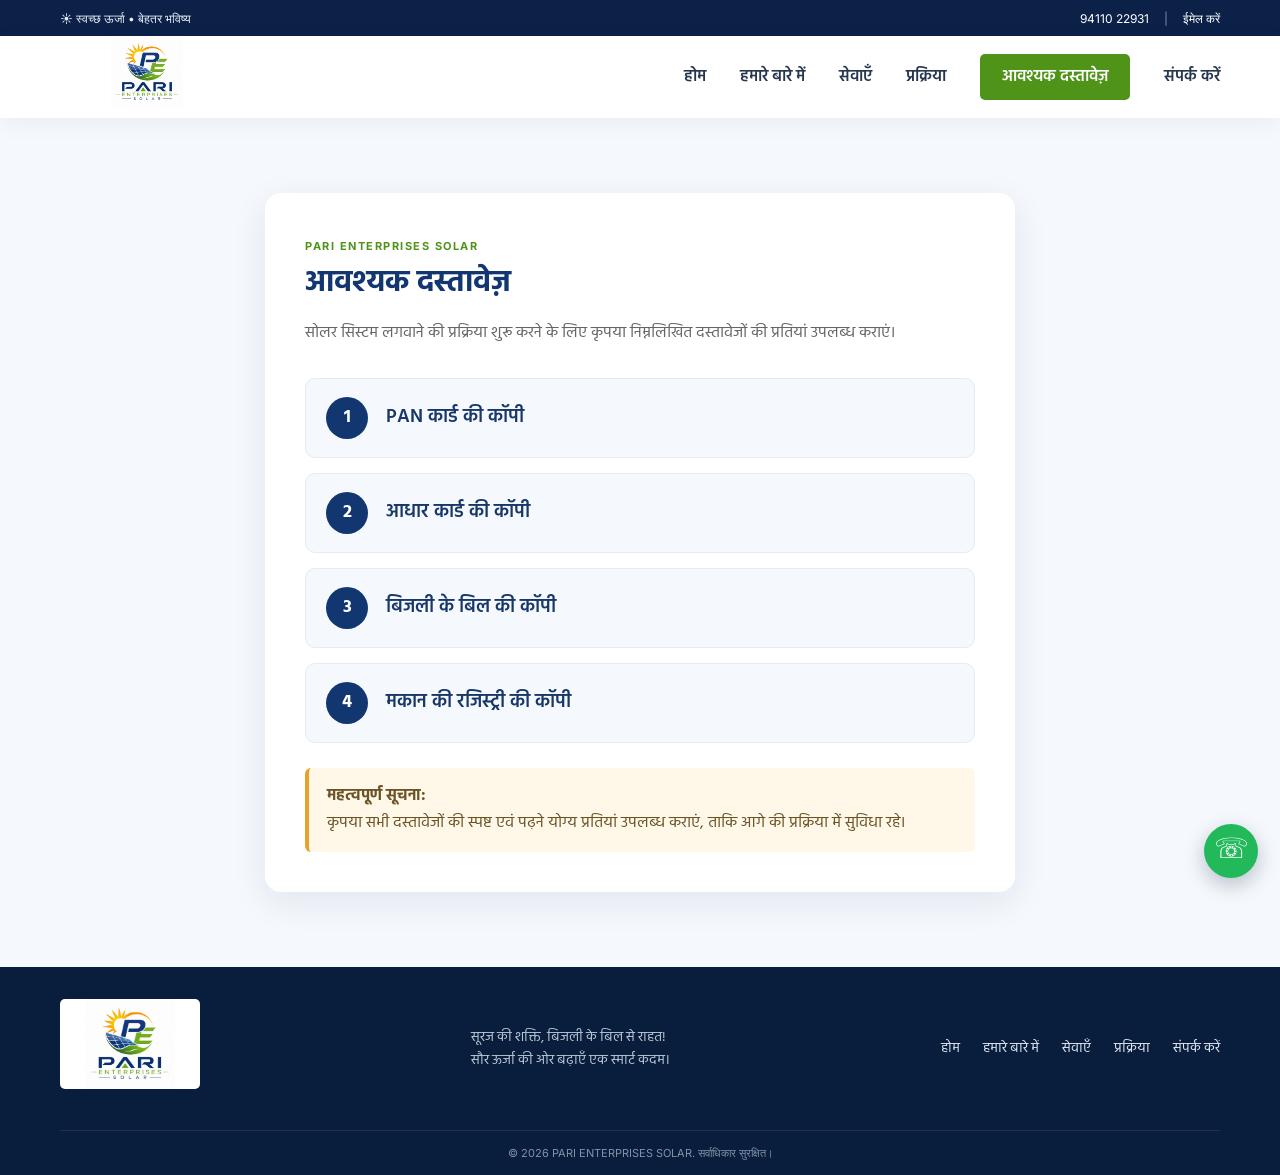
<file: documents.html>
<!doctype html>
<html lang="hi">
<head>
<meta charset="utf-8">
<meta name="viewport" content="width=device-width, initial-scale=1">
<meta name="theme-color" content="#12366f">
<meta name="description" content="PARI ENTERPRISES SOLAR — सोलर कनेक्शन के लिए आवश्यक दस्तावेजों की सूची।">
<title>आवश्यक दस्तावेज़ | PARI ENTERPRISES SOLAR</title>

<link rel="preconnect" href="https://fonts.googleapis.com">
<link rel="preconnect" href="https://fonts.gstatic.com" crossorigin>
<link href="https://fonts.googleapis.com/css2?family=Hind:wght@400;500;600;700&family=Inter:wght@400;500;600;700;800&display=swap" rel="stylesheet">

<link rel="stylesheet" href="style.css">

<style>
.documents-section {
    padding: 75px 0;
    background: #f5f8fc;
}

.documents-card {
    max-width: 750px;
    margin: auto;
    padding: 40px;
    background: #fff;
    border-radius: 16px;
    box-shadow: 0 10px 35px rgba(18,54,111,0.09);
}

.documents-card h2 {
    color: #12366f;
    font-size: 30px;
    margin-bottom: 10px;
}

.documents-intro {
    color: #666;
    margin-bottom: 30px;
    line-height: 1.8;
}

.document-list {
    display: flex;
    flex-direction: column;
    gap: 15px;
}

.document-item {
    display: flex;
    align-items: center;
    gap: 18px;
    padding: 18px 20px;
    background: #f5f8fc;
    border: 1px solid #e5ebf4;
    border-radius: 10px;
}

.document-number {
    width: 42px;
    height: 42px;
    min-width: 42px;
    display: flex;
    align-items: center;
    justify-content: center;
    background: #12366f;
    color: white;
    font-weight: 700;
    font-size: 18px;
    border-radius: 50%;
}

.document-item h3 {
    margin: 0;
    color: #183968;
    font-size: 19px;
    font-weight: 600;
}

.document-note {
    margin-top: 25px;
    padding: 15px 18px;
    background: #fff8e9;
    border-left: 4px solid #e6a32b;
    border-radius: 6px;
    color: #6b5427;
    line-height: 1.7;
}

@media(max-width:600px) {
    .documents-section {
        padding: 45px 0;
    }
    .documents-card {
        padding: 25px 18px;
    }
    .documents-card h2 {
        font-size: 25px;
    }
}
</style>
</head>

<body>

<div class="topbar">
<div class="wrap topbar-inner">
<span>☀️ स्वच्छ ऊर्जा • बेहतर भविष्य</span>
<div>
<a href="tel:9411022931">94110 22931</a>
<span class="top-sep">|</span>
<a href="https://mail.google.com/mail/?view=cm&fs=1&to=parienterprises2411@gmail.com" target="_blank" rel="noopener">ईमेल करें</a>
</div>
</div>
</div>

<header class="site-header">
<div class="wrap nav-wrap">

<a aria-label="PARI ENTERPRISES SOLAR Home" class="brand" href="index.html">
<img alt="PARI ENTERPRISES SOLAR logo" src="pari%20enterprises.png"/>
</a>

<button aria-expanded="false" aria-label="मेन्यू खोलें" class="menu-toggle">☰</button>

<nav class="nav" id="nav">
<a href="index.html">होम</a>
<a href="about.html">हमारे बारे में</a>
<a href="services.html">सेवाएँ</a>
<a href="process.html">प्रक्रिया</a>
<a href="documents.html" aria-current="page" class="nav-cta active">आवश्यक दस्तावेज़</a>
<a href="contact.html">संपर्क करें</a>
</nav>

</div>
</header>

<main>

<section class="documents-section">
<div class="wrap">

<div class="documents-card">

<span class="eyebrow">PARI ENTERPRISES SOLAR</span>

<h2>आवश्यक दस्तावेज़</h2>

<p class="documents-intro">
सोलर सिस्टम लगवाने की प्रक्रिया शुरू करने के लिए कृपया निम्नलिखित दस्तावेजों की प्रतियां उपलब्ध कराएं।
</p>

<div class="document-list">

<div class="document-item">
<div class="document-number">1</div>
<h3>PAN कार्ड की कॉपी</h3>
</div>

<div class="document-item">
<div class="document-number">2</div>
<h3>आधार कार्ड की कॉपी</h3>
</div>

<div class="document-item">
<div class="document-number">3</div>
<h3>बिजली के बिल की कॉपी</h3>
</div>

<div class="document-item">
<div class="document-number">4</div>
<h3>मकान की रजिस्ट्री की कॉपी</h3>
</div>

</div>

<div class="document-note">
<strong>महत्वपूर्ण सूचना:</strong><br>
कृपया सभी दस्तावेजों की स्पष्ट एवं पढ़ने योग्य प्रतियां उपलब्ध कराएं, ताकि आगे की प्रक्रिया में सुविधा रहे।
</div>

</div>
</div>
</section>

</main>

<footer class="footer">
<div class="wrap footer-main">

<a class="footer-brand" href="index.html">
<img alt="PARI ENTERPRISES SOLAR logo" src="pari%20enterprises.png"/>
</a>

<p>
सूरज की शक्ति, बिजली के बिल से राहत!<br>
सौर ऊर्जा की ओर बढ़ाएँ एक स्मार्ट कदम।
</p>

<div class="footer-links">
<a href="index.html">होम</a>
<a href="about.html">हमारे बारे में</a>
<a href="services.html">सेवाएँ</a>
<a href="process.html">प्रक्रिया</a>

<a href="contact.html">संपर्क करें</a>
</div>

</div>

<div class="wrap copyright">
© <span id="year"></span> PARI ENTERPRISES SOLAR. सर्वाधिकार सुरक्षित।
</div>
</footer>

<a aria-label="WhatsApp पर संपर्क करें" class="whatsapp-float" href="https://wa.me/919411022931" rel="noopener" target="_blank">
☏
</a>

<script src="script.js"></script>

</body>
</html>
</file>
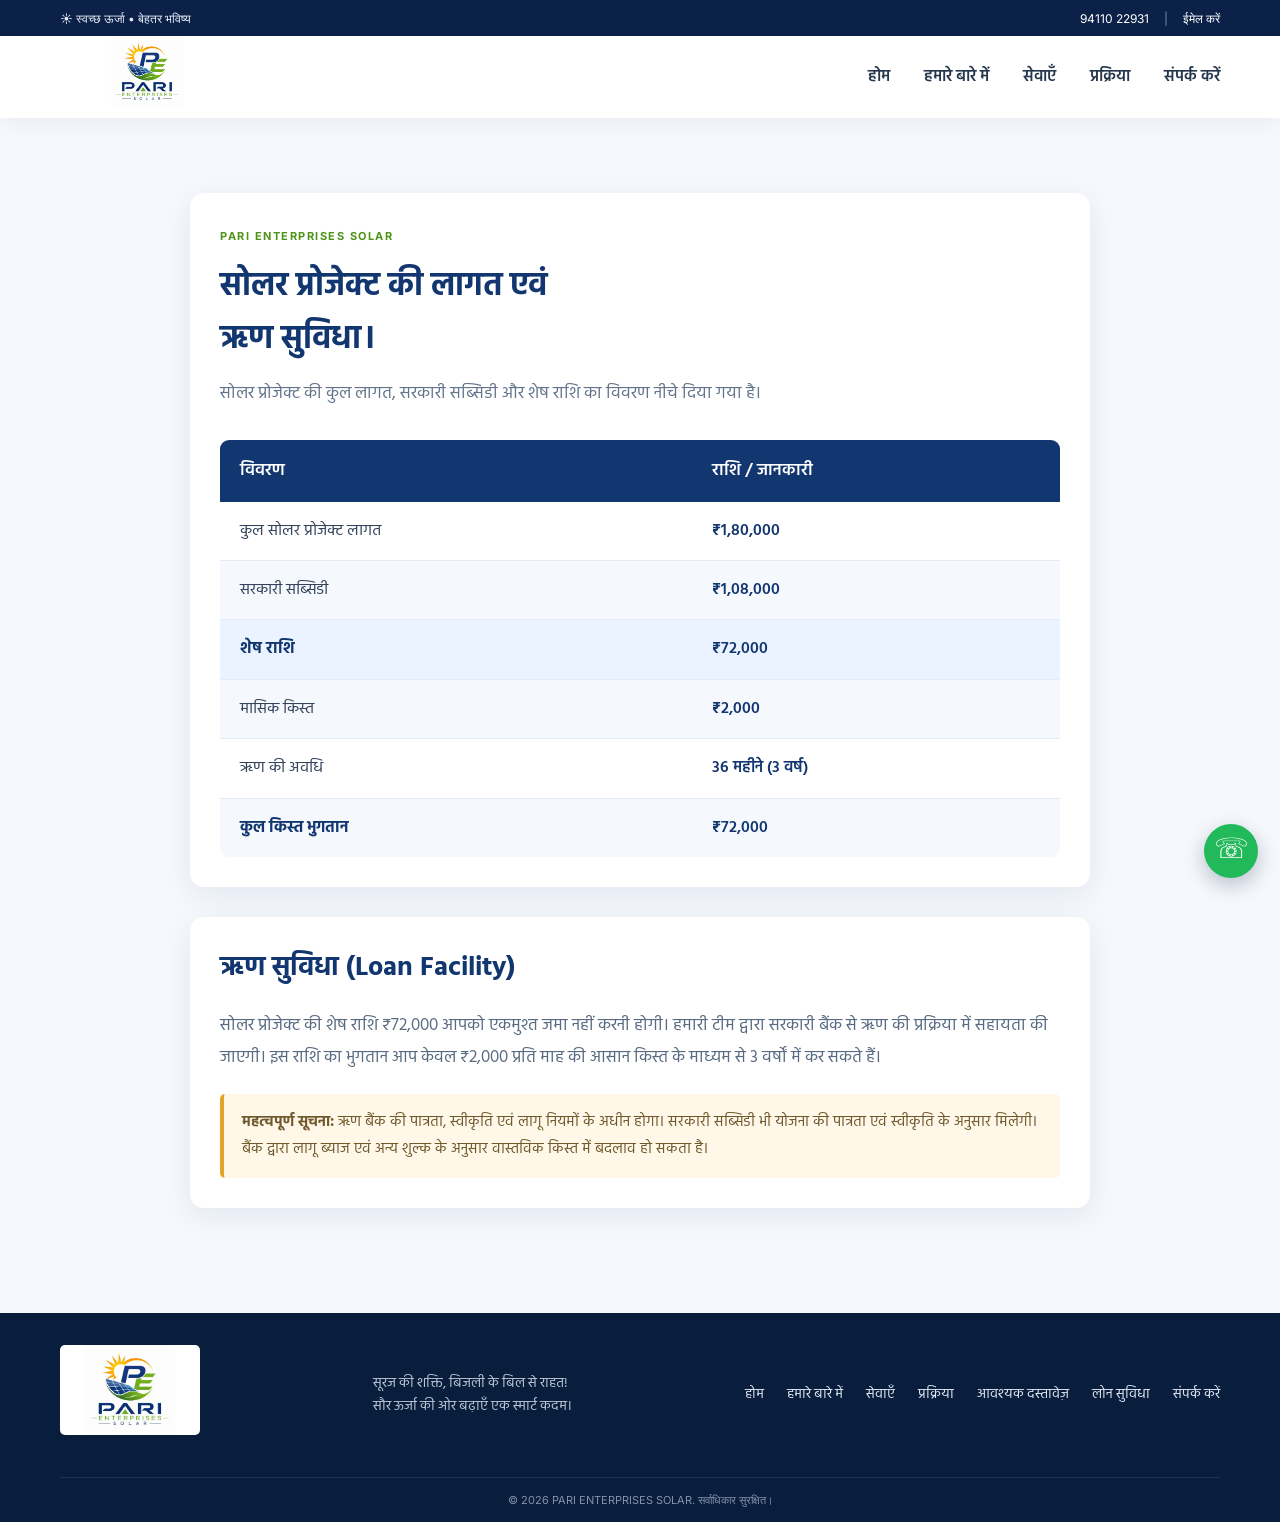
<file: loan.html>
<!doctype html>
<html lang="hi">
<head>

<meta charset="utf-8">
<meta name="viewport" content="width=device-width, initial-scale=1">

<meta name="theme-color" content="#12366f">

<meta name="description" content="PARI ENTERPRISES SOLAR, Agra — सोलर प्रोजेक्ट की लागत, सरकारी सब्सिडी और बैंक ऋण सुविधा।">

<title>लोन सुविधा | PARI ENTERPRISES SOLAR</title>

<link rel="preconnect" href="https://fonts.googleapis.com">
<link rel="preconnect" href="https://fonts.gstatic.com" crossorigin>

<link href="https://fonts.googleapis.com/css2?family=Hind:wght@400;500;600;700&family=Inter:wght@400;500;600;700;800&display=swap" rel="stylesheet">

<link rel="stylesheet" href="style.css">

<style>

/* LOAN SECTION */

.loan-section {
    padding: 75px 0;
    background: #f5f8fc;
    min-height: 550px;
}

.loan-container {
    max-width: 900px;
    margin: auto;
}

.loan-heading {
    margin-bottom: 30px;
}

.loan-heading h2 {
    color: #12366f;
    font-size: 32px;
    margin: 12px 0;
}

.loan-heading p {
    color: #63748b;
    font-size: 17px;
    line-height: 1.8;
}

/* TABLE CARD */

.loan-card {
    background: #ffffff;
    padding: 30px;
    border-radius: 14px;
    box-shadow: 0 8px 30px rgba(18,54,111,0.08);
    margin-bottom: 30px;
}

/* COST TABLE */

.loan-table-wrapper {
    width: 100%;
    overflow-x: auto;
    border-radius: 9px;
}

.loan-table {
    width: 100%;
    border-collapse: collapse;
    background: #ffffff;
}

.loan-table th {
    background: #12366f;
    color: #ffffff;
    padding: 17px 20px;
    text-align: left;
    font-size: 17px;
    font-weight: 600;
}

.loan-table td {
    padding: 16px 20px;
    border-bottom: 1px solid #e5ebf4;
    color: #34445d;
    font-size: 16px;
}

.loan-table tbody tr:nth-child(even) {
    background: #f5f8fc;
}

.loan-table tbody tr:last-child td {
    border-bottom: none;
}

.loan-table .highlight-row {
    background: #eaf3ff;
}

.loan-table .highlight-row td {
    color: #12366f;
    font-weight: 700;
}

.loan-table td:last-child {
    font-weight: 600;
    color: #12366f;
}

/* LOAN DESCRIPTION */

.loan-subheading {
    color: #12366f;
    font-size: 27px;
    margin-bottom: 18px;
}

.loan-description {
    color: #596b82;
    font-size: 17px;
    line-height: 1.9;
}

.loan-note {
    background: #fff8e9;
    border-left: 4px solid #e6a32b;
    padding: 15px 18px;
    margin-top: 20px;
    border-radius: 5px;
    color: #705a2d;
    line-height: 1.8;
    font-size: 15px;
}

/* MOBILE */

@media(max-width:600px) {

    .loan-section {
        padding: 40px 0;
    }

    .loan-card {
        padding: 18px 12px;
    }

    .loan-heading h2 {
        font-size: 25px;
    }

    .loan-subheading {
        font-size: 23px;
    }

    .loan-table th,
    .loan-table td {
        padding: 12px 10px;
        font-size: 14px;
    }

    .loan-description {
        font-size: 16px;
    }
}

</style>
</head>

<body>

<!-- TOP BAR -->

<div class="topbar">
<div class="wrap topbar-inner">

<span>☀️ स्वच्छ ऊर्जा • बेहतर भविष्य</span>

<div>
<a href="tel:9411022931">94110 22931</a>

<span class="top-sep">|</span>

<a href="https://mail.google.com/mail/?view=cm&fs=1&to=parienterprises2411@gmail.com"
target="_blank" rel="noopener">
ईमेल करें
</a>
</div>

</div>
</div>

<!-- HEADER -->

<header class="site-header">

<div class="wrap nav-wrap">

<a aria-label="PARI ENTERPRISES SOLAR Home" class="brand" href="index.html">

<img alt="PARI ENTERPRISES SOLAR logo"
src="pari%20enterprises.png"/>

</a>

<button aria-expanded="false"
aria-label="मेन्यू खोलें"
class="menu-toggle">☰</button>

<nav class="nav" id="nav">

<a href="index.html">होम</a>

<a href="about.html">हमारे बारे में</a>

<a href="services.html">सेवाएँ</a>

<a href="process.html">प्रक्रिया</a>


<a href="contact.html">संपर्क करें</a>

</nav>

</div>
</header>

<!-- MAIN CONTENT -->

<main>

<section class="loan-section">

<div class="wrap loan-container">

<!-- PROJECT COST -->

<div class="loan-card">

<div class="loan-heading">

<span class="eyebrow">PARI ENTERPRISES SOLAR</span>

<h2>
सोलर प्रोजेक्ट की लागत एवं<br>
<span>ऋण सुविधा।</span>
</h2>

<p>
सोलर प्रोजेक्ट की कुल लागत, सरकारी सब्सिडी और शेष राशि का विवरण नीचे दिया गया है।
</p>

</div>

<div class="loan-table-wrapper">

<table class="loan-table">

<thead>
<tr>
<th>विवरण</th>
<th>राशि / जानकारी</th>
</tr>
</thead>

<tbody>

<tr>
<td>कुल सोलर प्रोजेक्ट लागत</td>
<td>₹1,80,000</td>
</tr>

<tr>
<td>सरकारी सब्सिडी</td>
<td>₹1,08,000</td>
</tr>

<tr class="highlight-row">
<td>शेष राशि</td>
<td>₹72,000</td>
</tr>

<tr>
<td>मासिक किस्त</td>
<td>₹2,000</td>
</tr>

<tr>
<td>ऋण की अवधि</td>
<td>36 महीने (3 वर्ष)</td>
</tr>

<tr class="highlight-row">
<td>कुल किस्त भुगतान</td>
<td>₹72,000</td>
</tr>

</tbody>
</table>

</div>

</div>

<!-- LOAN FACILITY -->

<div class="loan-card">

<h2 class="loan-subheading">
ऋण सुविधा (Loan Facility)
</h2>

<p class="loan-description">

सोलर प्रोजेक्ट की शेष राशि ₹72,000 आपको एकमुश्त जमा नहीं करनी होगी।
हमारी टीम द्वारा सरकारी बैंक से ऋण की प्रक्रिया में सहायता की जाएगी।
इस राशि का भुगतान आप केवल ₹2,000 प्रति माह की आसान किस्त के माध्यम से 3 वर्षों में कर सकते हैं।

</p>

<div class="loan-note">

<strong>महत्वपूर्ण सूचना:</strong>

ऋण बैंक की पात्रता, स्वीकृति एवं लागू नियमों के अधीन होगा।
सरकारी सब्सिडी भी योजना की पात्रता एवं स्वीकृति के अनुसार मिलेगी।
बैंक द्वारा लागू ब्याज एवं अन्य शुल्क के अनुसार वास्तविक किस्त में बदलाव हो सकता है।

</div>

</div>

</div>

</section>

</main>

<!-- FOOTER -->

<footer class="footer">

<div class="wrap footer-main">

<a class="footer-brand" href="index.html">

<img alt="PARI ENTERPRISES SOLAR logo"
src="pari%20enterprises.png"/>

</a>

<p>
सूरज की शक्ति, बिजली के बिल से राहत!<br>
सौर ऊर्जा की ओर बढ़ाएँ एक स्मार्ट कदम।
</p>

<div class="footer-links">

<a href="index.html">होम</a>

<a href="about.html">हमारे बारे में</a>

<a href="services.html">सेवाएँ</a>

<a href="process.html">प्रक्रिया</a>

<a href="documents.html">आवश्यक दस्तावेज़</a>

<a href="loan.html">लोन सुविधा</a>

<a href="contact.html">संपर्क करें</a>

</div>

</div>

<div class="wrap copyright">

© <span id="year"></span> PARI ENTERPRISES SOLAR. सर्वाधिकार सुरक्षित।

</div>

</footer>

<!-- WHATSAPP BUTTON -->

<a aria-label="WhatsApp पर संपर्क करें"
class="whatsapp-float"
href="https://wa.me/919411022931"
rel="noopener"
target="_blank">
☏
</a>

<script src="script.js"></script>

</body>
</html>
</file>
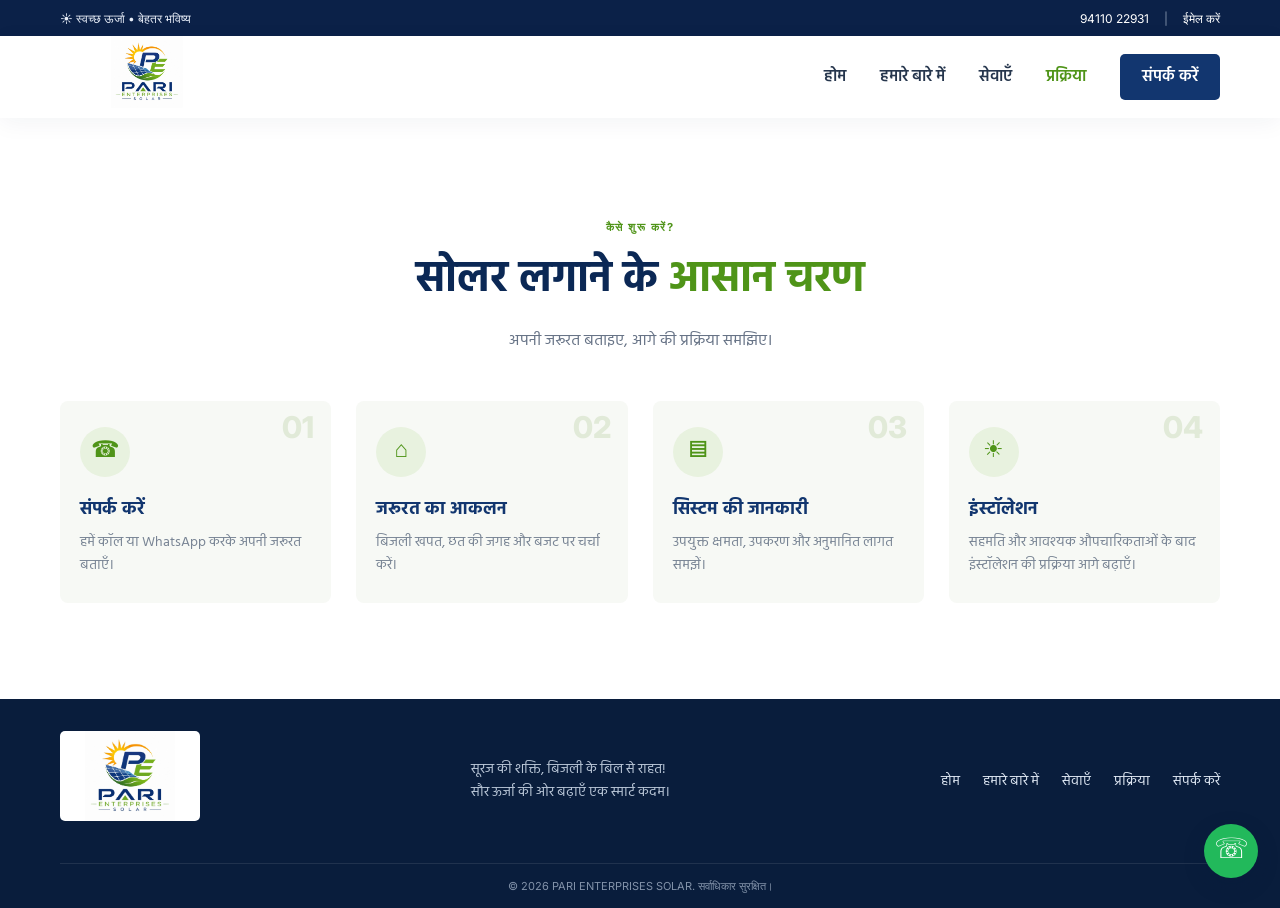
<file: process.html>
<!doctype html>
<html lang="hi">
<head>
<meta charset="utf-8"><meta name="viewport" content="width=device-width, initial-scale=1">
<meta name="theme-color" content="#12366f">
<meta name="description" content="PARI ENTERPRISES SOLAR, Agra — रूफटॉप सोलर, ऑन-ग्रिड सिस्टम और सोलर इंस्टॉलेशन संबंधी जानकारी।">
<title>सोलर इंस्टॉलेशन प्रक्रिया | PARI ENTERPRISES SOLAR</title>
<link rel="preconnect" href="https://fonts.googleapis.com"><link rel="preconnect" href="https://fonts.gstatic.com" crossorigin>
<link href="https://fonts.googleapis.com/css2?family=Hind:wght@400;500;600;700&family=Inter:wght@400;500;600;700;800&display=swap" rel="stylesheet">
<link rel="stylesheet" href="style.css">
</head><body>
<div class="topbar">
<div class="wrap topbar-inner">
<span>☀️ स्वच्छ ऊर्जा • बेहतर भविष्य</span>
<div>
<a href="tel:9411022931">94110 22931</a>
<span class="top-sep">|</span>
<a href="https://mail.google.com/mail/?view=cm&fs=1&to=parienterprises2411@gmail.com" target="_blank" rel="noopener">ईमेल करें</a>
</div>
</div>
</div>
<header class="site-header">
<div class="wrap nav-wrap">
<a aria-label="PARI ENTERPRISES SOLAR Home" class="brand" href="index.html">
<img alt="PARI ENTERPRISES SOLAR logo" src="pari%20enterprises.png"/>
</a>
<button aria-expanded="false" aria-label="मेन्यू खोलें" class="menu-toggle">☰</button>
<nav class="nav" id="nav"><a href="index.html">होम</a><a href="about.html">हमारे बारे में</a><a href="services.html">सेवाएँ</a><a aria-current="page" class="active" href="process.html">प्रक्रिया</a><a class="nav-cta" href="contact.html">संपर्क करें</a></nav>
</div>
</header>
<main><section class="section process" id="process">
<div class="wrap">
<div class="section-heading center">
<span class="eyebrow">कैसे शुरू करें?</span>
<h2>
            सोलर लगाने के
            <em>आसान चरण</em>
</h2>
<p>अपनी जरूरत बताइए, आगे की प्रक्रिया समझिए।</p>
</div>
<div class="steps">
<div class="step">
<b>01</b>
<span class="step-icon">☎</span>
<h3>संपर्क करें</h3>
<p>हमें कॉल या WhatsApp करके अपनी जरूरत बताएँ।</p>
</div>
<div class="step">
<b>02</b>
<span class="step-icon">⌂</span>
<h3>जरूरत का आकलन</h3>
<p>बिजली खपत, छत की जगह और बजट पर चर्चा करें।</p>
</div>
<div class="step">
<b>03</b>
<span class="step-icon">▤</span>
<h3>सिस्टम की जानकारी</h3>
<p>उपयुक्त क्षमता, उपकरण और अनुमानित लागत समझें।</p>
</div>
<div class="step">
<b>04</b>
<span class="step-icon">☀</span>
<h3>इंस्टॉलेशन</h3>
<p>
              सहमति और आवश्यक औपचारिकताओं के बाद
              इंस्टॉलेशन की प्रक्रिया आगे बढ़ाएँ।
            </p>
</div>
</div>
</div>
</section></main>
<footer class="footer">
<div class="wrap footer-main">
<a class="footer-brand" href="index.html">
<img alt="PARI ENTERPRISES SOLAR logo" src="pari%20enterprises.png"/>
</a>
<p>
        सूरज की शक्ति, बिजली के बिल से राहत!<br/>
        सौर ऊर्जा की ओर बढ़ाएँ एक स्मार्ट कदम।
      </p>
<div class="footer-links"><a href="index.html">होम</a><a href="about.html">हमारे बारे में</a><a href="services.html">सेवाएँ</a><a href="process.html">प्रक्रिया</a><a href="contact.html">संपर्क करें</a></div>
</div>
<div class="wrap copyright">
      © <span id="year"></span> PARI ENTERPRISES SOLAR. सर्वाधिकार सुरक्षित।
    </div>
</footer>
<a aria-label="WhatsApp पर संपर्क करें" class="whatsapp-float" href="https://wa.me/919411022931" rel="noopener" target="_blank">
    ☏
  </a>
<script src="script.js"></script>
</body></html>
</file>
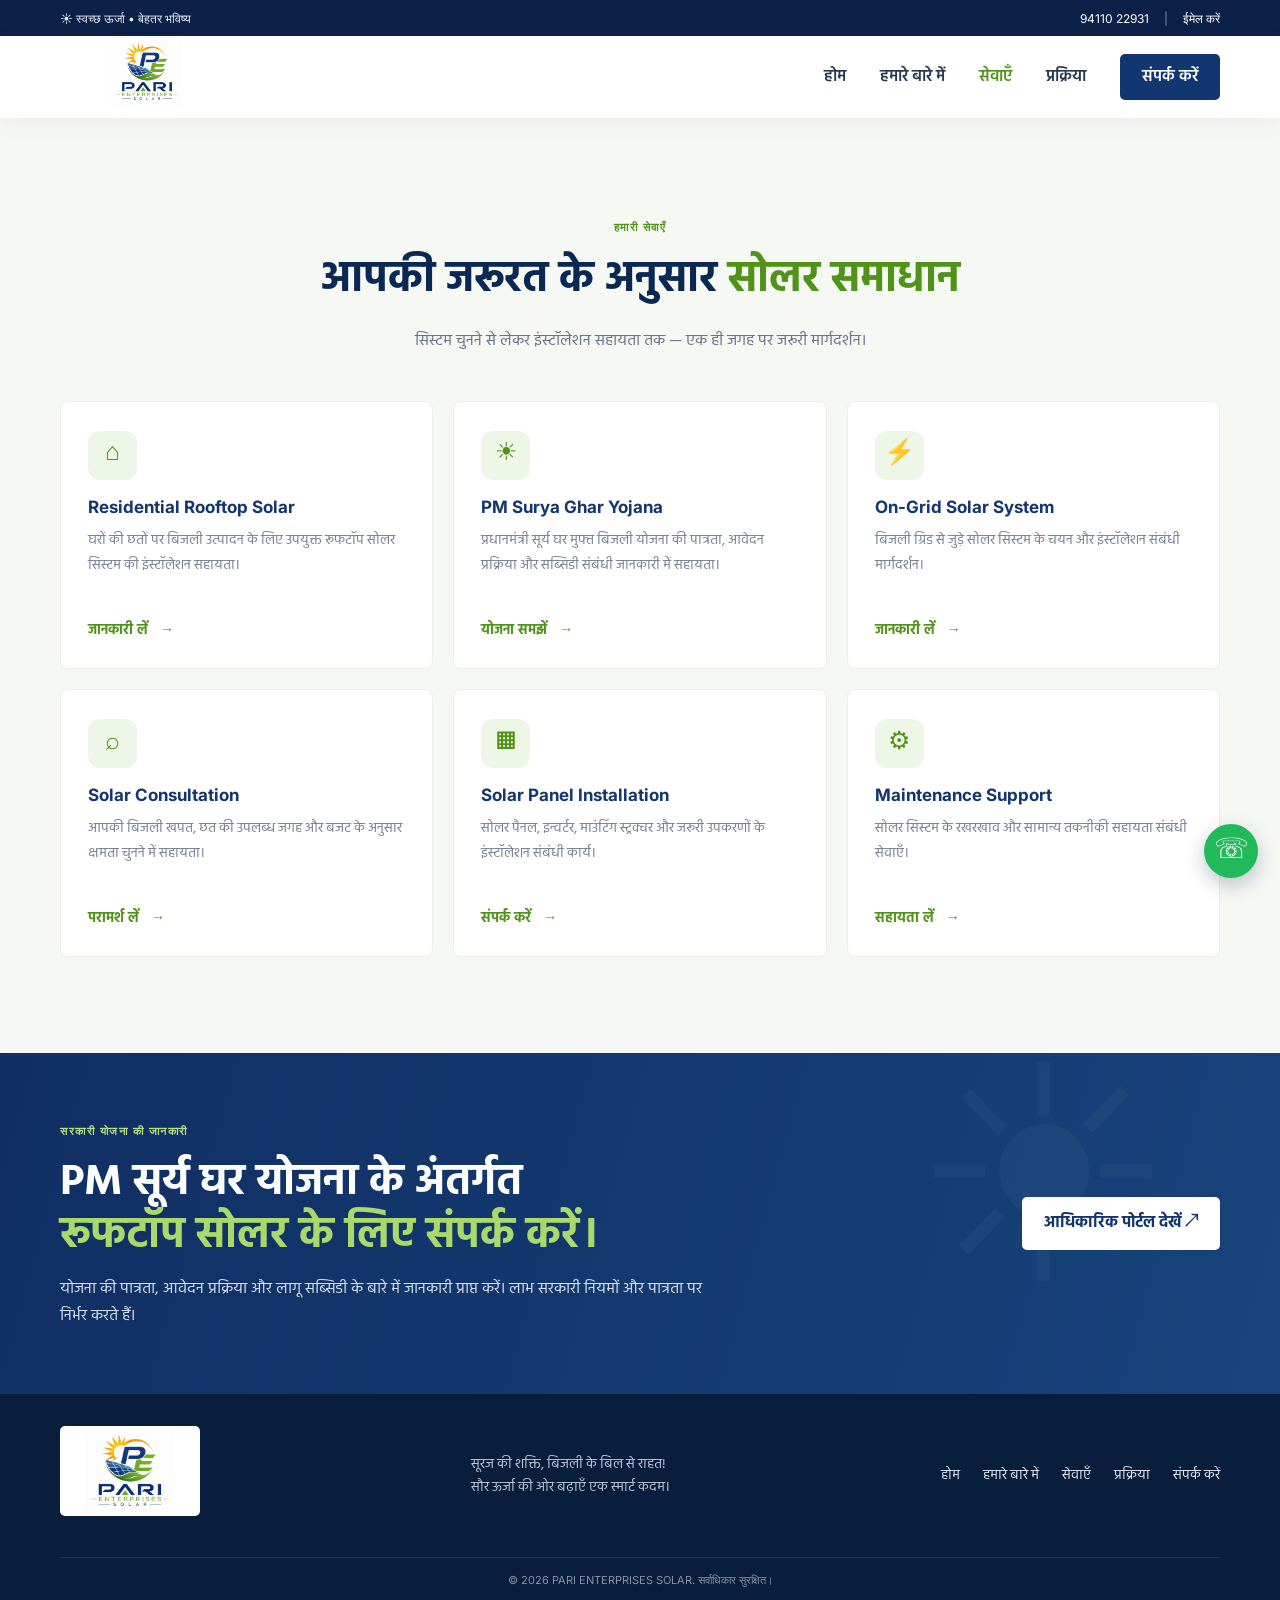
<file: services.html>
<!doctype html>
<html lang="hi">

<head>
  <meta charset="utf-8">
  <meta name="viewport" content="width=device-width, initial-scale=1">

  <meta name="theme-color" content="#12366f">

  <meta name="description" content="PARI ENTERPRISES SOLAR, Agra — रूफटॉप सोलर, ऑन-ग्रिड सिस्टम और सोलर इंस्टॉलेशन संबंधी जानकारी।">

  <meta name="robots" content="index, follow">

  <title>सोलर सेवाएँ | PARI ENTERPRISES SOLAR</title>

  <link rel="preconnect" href="https://fonts.googleapis.com">
  <link rel="preconnect" href="https://fonts.gstatic.com" crossorigin>

  <link
    href="https://fonts.googleapis.com/css2?family=Hind:wght@400;500;600;700&family=Inter:wght@400;500;600;700;800&display=swap"
    rel="stylesheet">

  <link rel="stylesheet" href="style.css">
</head>

<body>

<!-- TOP BAR -->
<div class="topbar">

  <div class="wrap topbar-inner">

    <span>☀️ स्वच्छ ऊर्जा • बेहतर भविष्य</span>

    <div>
      <a href="tel:9411022931">94110 22931</a>

      <span class="top-sep">|</span>

      <a
        href="https://mail.google.com/mail/?view=cm&fs=1&to=parienterprises2411@gmail.com"
        target="_blank"
        rel="noopener">
        ईमेल करें
      </a>
    </div>

  </div>

</div>


<!-- HEADER -->
<header class="site-header">

  <div class="wrap nav-wrap">

    <a
      aria-label="PARI ENTERPRISES SOLAR Home"
      class="brand"
      href="index.html">

      <img
        alt="PARI ENTERPRISES SOLAR logo"
        src="pari%20enterprises.png">

    </a>


    <button
      aria-expanded="false"
      aria-label="मेन्यू खोलें"
      class="menu-toggle"
      type="button">

      ☰

    </button>


    <nav class="nav" id="nav" aria-label="मुख्य नेविगेशन">

      <a href="index.html">होम</a>

      <a href="about.html">हमारे बारे में</a>

      <a
        aria-current="page"
        class="active"
        href="services.html">
        सेवाएँ
      </a>

      <a href="process.html">प्रक्रिया</a>

      <a class="nav-cta" href="contact.html">
        संपर्क करें
      </a>

    </nav>

  </div>

</header>


<!-- MAIN CONTENT -->
<main>

  <!-- SERVICES SECTION -->
  <section class="section services" id="services">

    <div class="wrap">

      <div class="section-heading center">

        <span class="eyebrow">हमारी सेवाएँ</span>

        <h2>
          आपकी जरूरत के अनुसार
          <em>सोलर समाधान</em>
        </h2>

        <p>
          सिस्टम चुनने से लेकर इंस्टॉलेशन सहायता तक —
          एक ही जगह पर जरूरी मार्गदर्शन।
        </p>

      </div>


      <!-- SERVICE CARDS -->
      <div class="service-grid">


        <!-- RESIDENTIAL SOLAR -->
        <article class="service-card">

          <div class="service-icon">⌂</div>

          <h3>Residential Rooftop Solar</h3>

          <p>
            घरों की छतों पर बिजली उत्पादन के लिए उपयुक्त
            रूफटॉप सोलर सिस्टम की इंस्टॉलेशन सहायता।
          </p>

          <a href="contact.html">
            जानकारी लें <span>→</span>
          </a>

        </article>


        <!-- PM SURYA GHAR -->
        <article class="service-card">

          <div class="service-icon">☀</div>

          <h3>PM Surya Ghar Yojana</h3>

          <p>
            प्रधानमंत्री सूर्य घर मुफ्त बिजली योजना की पात्रता,
            आवेदन प्रक्रिया और सब्सिडी संबंधी जानकारी में सहायता।
          </p>

          <a href="#scheme">
            योजना समझें <span>→</span>
          </a>

        </article>


        <!-- ON GRID SOLAR -->
        <article class="service-card">

          <div class="service-icon">⚡</div>

          <h3>On-Grid Solar System</h3>

          <p>
            बिजली ग्रिड से जुड़े सोलर सिस्टम के चयन
            और इंस्टॉलेशन संबंधी मार्गदर्शन।
          </p>

          <a href="contact.html">
            जानकारी लें <span>→</span>
          </a>

        </article>


        <!-- SOLAR CONSULTATION -->
        <article class="service-card">

          <div class="service-icon">⌕</div>

          <h3>Solar Consultation</h3>

          <p>
            आपकी बिजली खपत, छत की उपलब्ध जगह और बजट
            के अनुसार क्षमता चुनने में सहायता।
          </p>

          <a href="contact.html">
            परामर्श लें <span>→</span>
          </a>

        </article>


        <!-- SOLAR INSTALLATION -->
        <article class="service-card">

          <div class="service-icon">▦</div>

          <h3>Solar Panel Installation</h3>

          <p>
            सोलर पैनल, इन्वर्टर, माउंटिंग स्ट्रक्चर और
            जरूरी उपकरणों के इंस्टॉलेशन संबंधी कार्य।
          </p>

          <a href="contact.html">
            संपर्क करें <span>→</span>
          </a>

        </article>


        <!-- MAINTENANCE -->
        <article class="service-card">

          <div class="service-icon">⚙</div>

          <h3>Maintenance Support</h3>

          <p>
            सोलर सिस्टम के रखरखाव और सामान्य तकनीकी
            सहायता संबंधी सेवाएँ।
          </p>

          <a href="contact.html">
            सहायता लें <span>→</span>
          </a>

        </article>


      </div>

    </div>

  </section>


  <!-- PM SURYA GHAR SCHEME -->
  <section class="scheme" id="scheme">

    <div class="wrap scheme-inner">

      <div>

        <span class="eyebrow light">
          सरकारी योजना की जानकारी
        </span>

        <h2>
          PM सूर्य घर योजना के अंतर्गत
          <br>
          <em>रूफटॉप सोलर के लिए संपर्क करें।</em>
        </h2>

        <p>
          योजना की पात्रता, आवेदन प्रक्रिया और लागू सब्सिडी
          के बारे में जानकारी प्राप्त करें।
          लाभ सरकारी नियमों और पात्रता पर निर्भर करते हैं।
        </p>

      </div>


      <a
        class="btn btn-white"
        href="https://pmsuryaghar.gov.in/"
        rel="noopener noreferrer"
        target="_blank">

        आधिकारिक पोर्टल देखें ↗

      </a>

    </div>

  </section>

</main>


<!-- FOOTER -->
<footer class="footer">

  <div class="wrap footer-main">

    <a class="footer-brand" href="index.html">

      <img
        alt="PARI ENTERPRISES SOLAR logo"
        src="pari%20enterprises.png">

    </a>


    <p>
      सूरज की शक्ति, बिजली के बिल से राहत!
      <br>
      सौर ऊर्जा की ओर बढ़ाएँ एक स्मार्ट कदम।
    </p>


    <div class="footer-links">

      <a href="index.html">होम</a>

      <a href="about.html">हमारे बारे में</a>

      <a href="services.html">सेवाएँ</a>

      <a href="process.html">प्रक्रिया</a>

      <a href="contact.html">संपर्क करें</a>

    </div>

  </div>


  <div class="wrap copyright">

    © <span id="year"></span>
    PARI ENTERPRISES SOLAR. सर्वाधिकार सुरक्षित।

  </div>

</footer>


<!-- FLOATING WHATSAPP -->
<a
  aria-label="WhatsApp पर संपर्क करें"
  class="whatsapp-float"
  href="https://wa.me/919411022931"
  rel="noopener noreferrer"
  target="_blank">

  ☏

</a>


<!-- JAVASCRIPT -->
<script src="script.js"></script>

</body>
</html>
</file>
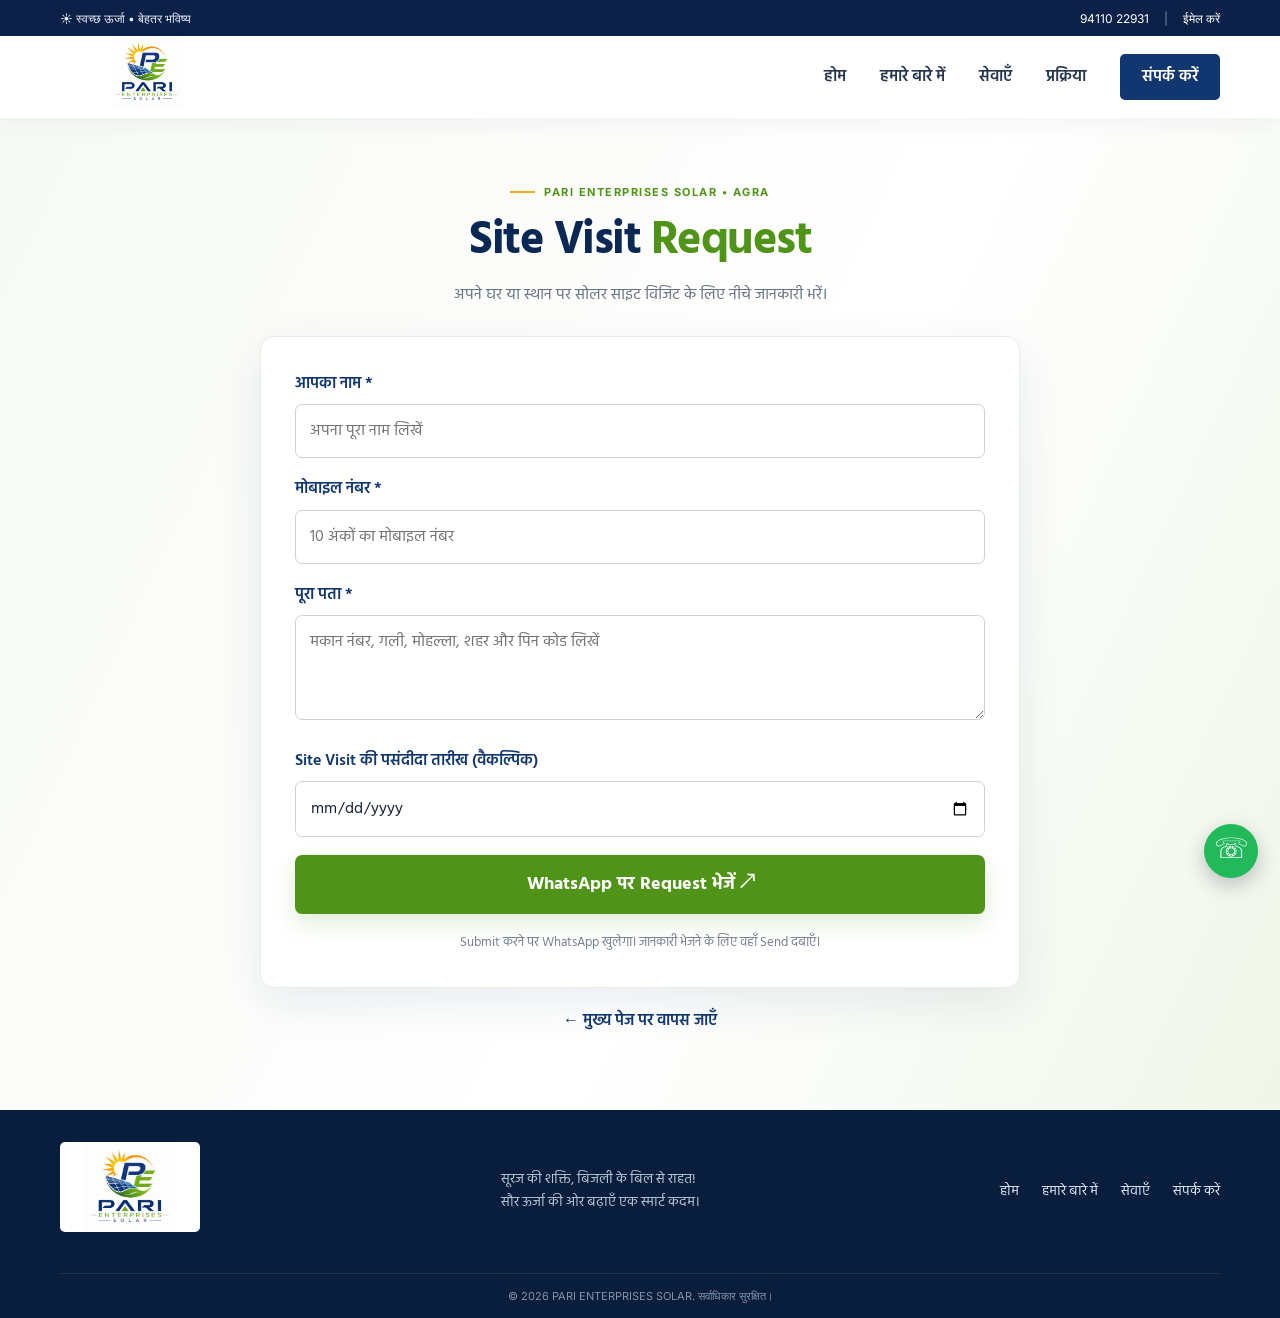
<file: site-visit.html>
<!DOCTYPE html>
<html lang="hi">
<head>
<meta charset="utf-8">
<meta name="viewport" content="width=device-width, initial-scale=1">
<meta name="theme-color" content="#12366f">
<meta name="description" content="PARI ENTERPRISES SOLAR के लिए Site Visit Request भेजें।">
<title>Site Visit Request | PARI ENTERPRISES SOLAR</title>
<link rel="preconnect" href="https://fonts.googleapis.com">
<link rel="preconnect" href="https://fonts.gstatic.com" crossorigin>
<link href="https://fonts.googleapis.com/css2?family=Hind:wght@400;500;600;700&family=Inter:wght@400;500;600;700;800&display=swap" rel="stylesheet">
<link rel="stylesheet" href="style.css">

<style>
.visit-page {
    background: linear-gradient(115deg,#f7faf4 0%,#fff 58%,#f0f6e9 100%);
    min-height: calc(100vh - 118px);
    padding: 58px 0 75px;
}
.visit-wrap { max-width: 760px; margin: 0 auto; }
.visit-heading { text-align:center; margin-bottom:28px; }
.visit-heading h1 {
    color:var(--blue2);
    font-size:clamp(32px,5vw,46px);
    line-height:1.2;
    margin:12px 0;
}
.visit-heading h1 em { color:var(--green2); font-style:normal; }
.visit-heading p { color:var(--muted); font-size:16px; }
.visit-card {
    background:#fff;
    border:1px solid #e8eee2;
    border-radius:14px;
    padding:34px;
    box-shadow:0 15px 45px rgba(18,54,111,.09);
}
.visit-form { display:grid; gap:18px; }
.visit-field label {
    display:block;
    color:var(--blue);
    font-weight:600;
    margin-bottom:7px;
}
.visit-field input,
.visit-field textarea {
    width:100%;
    box-sizing:border-box;
    border:1px solid #ccd6c7;
    border-radius:7px;
    padding:13px 14px;
    font:16px 'Hind',sans-serif;
    color:var(--ink);
    background:#fff;
    outline:none;
}
.visit-field input:focus,
.visit-field textarea:focus {
    border-color:var(--green2);
    box-shadow:0 0 0 3px rgba(79,148,24,.12);
}
.visit-field textarea { min-height:105px; resize:vertical; }
.visit-submit {
    width:100%;
    border:0;
    cursor:pointer;
    background:var(--green2);
    color:#fff;
    border-radius:7px;
    padding:15px 20px;
    font:700 18px 'Hind',sans-serif;
    box-shadow:0 9px 22px #4f94182b;
}
.visit-submit:hover { background:#3f7c10; }
.visit-help {
    text-align:center;
    color:#758092;
    font-size:13px;
    margin:0;
}
.visit-back {
    display:inline-block;
    margin-top:20px;
    color:var(--blue);
    font-weight:600;
}
@media(max-width:600px) {
    .visit-page { padding:38px 0 55px; }
    .visit-card { padding:23px 18px; }
    .visit-heading p { font-size:15px; }
}
</style>
</head>

<body>

<div class="topbar">
    <div class="wrap topbar-inner">
        <span>☀️ स्वच्छ ऊर्जा • बेहतर भविष्य</span>
        <div>
            <a href="tel:9411022931">94110 22931</a>
            <span class="top-sep">|</span>
            <a href="https://mail.google.com/mail/?view=cm&fs=1&to=parienterprises2411@gmail.com" target="_blank" rel="noopener">ईमेल करें</a>
        </div>
    </div>
</div>

<header class="site-header">
    <div class="wrap nav-wrap">
        <a aria-label="PARI ENTERPRISES SOLAR Home" class="brand" href="index.html">
            <img alt="PARI ENTERPRISES SOLAR logo" src="pari%20enterprises.png">
        </a>
        <button aria-expanded="false" aria-label="मेन्यू खोलें" class="menu-toggle" type="button">☰</button>
        <nav class="nav" id="nav">
            <a href="index.html">होम</a>
            <a href="about.html">हमारे बारे में</a>
            <a href="services.html">सेवाएँ</a>
            <a href="process.html">प्रक्रिया</a>
            <a class="nav-cta" href="contact.html">संपर्क करें</a>
        </nav>
    </div>
</header>

<main>
<section class="visit-page">
    <div class="wrap visit-wrap">
        <div class="visit-heading">
            <span class="eyebrow"><i></i> PARI ENTERPRISES SOLAR • AGRA</span>
            <h1>Site Visit <em>Request</em></h1>
            <p>अपने घर या स्थान पर सोलर साइट विजिट के लिए नीचे जानकारी भरें।</p>
        </div>

        <div class="visit-card">
            <form class="visit-form" id="siteVisitForm">
                <div class="visit-field">
                    <label for="customerName">आपका नाम *</label>
                    <input id="customerName" name="customerName" type="text" placeholder="अपना पूरा नाम लिखें" autocomplete="name" required>
                </div>

                <div class="visit-field">
                    <label for="customerMobile">मोबाइल नंबर *</label>
                    <input id="customerMobile" name="customerMobile" type="tel" inputmode="numeric" maxlength="10" pattern="[6-9][0-9]{9}" placeholder="10 अंकों का मोबाइल नंबर" autocomplete="tel" required>
                </div>

                <div class="visit-field">
                    <label for="customerAddress">पूरा पता *</label>
                    <textarea id="customerAddress" name="customerAddress" placeholder="मकान नंबर, गली, मोहल्ला, शहर और पिन कोड लिखें" autocomplete="street-address" required></textarea>
                </div>

                <div class="visit-field">
                    <label for="visitDate">Site Visit की पसंदीदा तारीख (वैकल्पिक)</label>
                    <input id="visitDate" name="visitDate" type="date">
                </div>

                <button class="visit-submit" type="submit">WhatsApp पर Request भेजें ↗</button>
                <p class="visit-help">Submit करने पर WhatsApp खुलेगा। जानकारी भेजने के लिए वहाँ Send दबाएँ।</p>
            </form>
        </div>

        <div style="text-align:center">
            <a class="visit-back" href="index.html">← मुख्य पेज पर वापस जाएँ</a>
        </div>
    </div>
</section>
</main>

<footer class="footer">
    <div class="wrap footer-main">
        <a class="footer-brand" href="index.html">
            <img alt="PARI ENTERPRISES SOLAR logo" src="pari%20enterprises.png">
        </a>
        <p>सूरज की शक्ति, बिजली के बिल से राहत!<br>सौर ऊर्जा की ओर बढ़ाएँ एक स्मार्ट कदम।</p>
        <div class="footer-links">
            <a href="index.html">होम</a>
            <a href="about.html">हमारे बारे में</a>
            <a href="services.html">सेवाएँ</a>
            <a href="contact.html">संपर्क करें</a>
        </div>
    </div>
    <div class="wrap copyright">
        © <span id="year"></span> PARI ENTERPRISES SOLAR. सर्वाधिकार सुरक्षित।
    </div>
</footer>

<a aria-label="WhatsApp पर संपर्क करें" class="whatsapp-float" href="https://wa.me/919411022931" target="_blank" rel="noopener">☏</a>

<script src="script.js"></script>
<script>
document.getElementById("year").textContent = new Date().getFullYear();

document.getElementById("siteVisitForm").addEventListener("submit", function(event) {
    event.preventDefault();

    const name = document.getElementById("customerName").value.trim();
    const mobile = document.getElementById("customerMobile").value.trim();
    const address = document.getElementById("customerAddress").value.trim();
    const dateValue = document.getElementById("visitDate").value;

    if (!/^[6-9][0-9]{9}$/.test(mobile)) {
        alert("कृपया सही 10 अंकों का मोबाइल नंबर भरें।");
        return;
    }

    const date = dateValue
        ? new Date(dateValue + "T00:00:00").toLocaleDateString("en-IN")
        : "ग्राहक द्वारा नहीं बताई गई";

    const message =
`*नई Site Visit Request*
*PARI ENTERPRISES SOLAR*

ग्राहक का नाम: ${name}
मोबाइल नंबर: ${mobile}
पूरा पता: ${address}
पसंदीदा Site Visit तारीख: ${date}`;

    const whatsappURL = "https://wa.me/919411022931?text=" + encodeURIComponent(message);
    window.open(whatsappURL, "_blank", "noopener,noreferrer");
});
</script>

</body>
</html>
</file>
<file: style.css>
*{box-sizing:border-box}

:root{
--blue:#12366f;
--blue2:#0b2855;
--green:#69a91f;
--green2:#4f9418;
--yellow:#f5ad16;
--ink:#182338;
--muted:#687487;
--pale:#f5f8f3
}

html{
scroll-behavior:smooth;
scroll-padding-top:88px
}

body{
margin:0;
color:var(--ink);
font-family:'Hind',sans-serif;
line-height:1.65
}

a{text-decoration:none;color:inherit}

.wrap{
width:min(1160px,calc(100% - 44px));
margin:auto
}

.topbar{
background:#0b2148;
color:#e8eef8;
font:12px Inter,sans-serif
}

.topbar-inner{
height:36px;
display:flex;
align-items:center;
justify-content:space-between
}

.topbar a{color:white}
.top-sep{margin:0 12px;color:#8090a8}

.site-header{
height:82px;
background:#fff;
position:sticky;
top:0;
z-index:20;
box-shadow:0 5px 22px #0b28550d
}

.nav-wrap{
height:100%;
display:flex;
align-items:center;
justify-content:space-between
}

.brand img{
width:174px;
height:72px;
object-fit:contain
}

.nav{
display:flex;
align-items:center;
gap:34px;
font-weight:600;
color:#26364d
}

.nav a:hover{color:var(--green2)}

.nav .nav-cta{
background:var(--blue);
color:#fff;
padding:10px 22px;
border-radius:5px
}

.nav .nav-cta:hover{
background:var(--green2);
color:white
}

.menu-toggle{
display:none;
border:0;
background:none;
font-size:27px;
color:var(--blue)
}

/* HERO SECTION */

.hero{
position:relative;
overflow:hidden;
background:linear-gradient(115deg,#f7faf4 0%,#fff 58%,#f0f6e9 100%);
padding:78px 0 86px
}

.hero:before{
content:"";
position:absolute;
width:500px;
height:500px;
border:1px solid #dfe9d5;
border-radius:50%;
right:-160px;
top:-220px
}

.hero-grid{
display:grid;
grid-template-columns:1.04fr .96fr;
align-items:center;
gap:50px;
position:relative
}

.eyebrow{
display:inline-flex;
align-items:center;
gap:9px;
color:var(--green2);
font:700 11px Inter,sans-serif;
letter-spacing:1.5px;
text-transform:uppercase
}

.eyebrow i{
width:25px;
height:2px;
background:var(--yellow)
}

h1,h2,h3,p{margin-top:0}

h1{
font-size:clamp(40px,5vw,62px);
line-height:1.18;
letter-spacing:-1.5px;
color:var(--blue2);
margin:20px 0
}

.hero h1 em,
.section-copy h2 em,
.section-heading h2 em,
.scheme h2 em,
.contact h2 em{
font-style:normal;
color:var(--green2)
}

.hero-lead{
font-size:18px;
color:#5e6b7c;
max-width:570px;
line-height:1.9
}

/* BUTTONS */

.hero-actions{
display:flex;
gap:13px;
flex-wrap:wrap;
margin:30px 0 23px
}

.btn{
display:inline-flex;
align-items:center;
justify-content:center;
gap:20px;
padding:13px 22px;
border-radius:5px;
font-weight:700;
transition:.2s
}

.btn-green{
background:var(--green2);
color:white;
box-shadow:0 9px 22px #4f94182b
}

.btn-green:hover{
background:#3f7c10;
transform:translateY(-2px)
}

.btn-outline{
border:1px solid #cbd5c4;
color:var(--blue)
}

.btn-outline:hover{
border-color:var(--green);
color:var(--green2)
}

.hero-note{
display:flex;
align-items:center;
gap:10px;
color:#74806f;
font-size:14px
}

.sun-icon{
color:var(--yellow);
font-size:24px
}

/* HERO VISUAL */

.hero-visual{
height:390px;
position:relative;
display:flex;
align-items:center;
justify-content:center
}

.sun-disc{
position:absolute;
width:245px;
height:245px;
border-radius:50%;
background:linear-gradient(135deg,#ffe9a2,#f7b72d);
right:50px;
top:5px;
opacity:.85;
box-shadow:0 0 0 24px #f5bd3020,0 0 0 52px #f5bd3010
}

.solar-house{
position:relative;
width:390px;
height:245px;
margin-top:95px;
filter:drop-shadow(0 22px 18px #203b1e20)
}

.roof{
position:absolute;
left:0;
top:0;
width:100%;
height:125px;
background:var(--blue);
clip-path:polygon(50% 0,100% 55%,94% 69%,50% 25%,6% 69%,0 55%)
}

.roof-panels{
position:absolute;
left:67px;
top:42px;
width:255px;
height:85px;
transform:skewY(23deg) rotate(-1deg);
background:
repeating-linear-gradient(90deg,transparent 0 61px,#d6e4f2 62px 64px),
repeating-linear-gradient(0deg,#214c88 0 26px,#d6e4f2 27px 29px);
border:3px solid #d9e7f4;
z-index:2
}

.house-body{
position:absolute;
left:50px;
right:50px;
top:100px;
height:145px;
background:#fff;
border:5px solid #e1e8ed;
border-top:0
}

.window{
position:absolute;
left:45px;
top:32px;
width:72px;
height:66px;
border:7px solid #dbe8ef;
background:#9ac6dc
}

.door{
position:absolute;
right:48px;
bottom:0;
width:54px;
height:104px;
background:#b9d78e;
border:5px solid #e0ebd5
}

.floating-card{
position:absolute;
right:0;
bottom:20px;
display:flex;
gap:13px;
align-items:center;
background:white;
padding:15px 20px;
border-radius:9px;
box-shadow:0 12px 35px #102c4b1c
}

.floating-card>b{
font-size:30px;
color:var(--yellow)
}

.floating-card strong,
.floating-card small{
display:block
}

.floating-card strong{color:var(--blue)}
.floating-card small{color:#84909b;font-size:12px}

.visual-caption{
position:absolute;
bottom:-10px;
left:10px;
font:700 9px Inter,sans-serif;
letter-spacing:2px;
color:#9aa58f
}

/* QUICK STRIP */

.quick-strip{
background:var(--blue);
color:white
}

.quick-grid{
display:grid;
grid-template-columns:repeat(3,1fr);
padding:23px 0
}

.quick-grid>div{
display:flex;
align-items:center;
gap:15px;
padding:0 28px;
border-right:1px solid #ffffff26
}

.quick-grid>div:first-child{padding-left:0}
.quick-grid>div:last-child{border:0}

.quick-icon{
font-size:28px;
color:#a8d76d
}

.quick-grid b,.quick-grid small{display:block}

.quick-grid b{
font:600 13px Inter,sans-serif
}

.quick-grid small{
font-size:13px;
color:#d0d9e8
}

/* ABOUT SECTION */

.section{padding:96px 0}

.about-grid{
display:grid;
grid-template-columns:.9fr 1.1fr;
gap:85px;
align-items:center
}

.about-art{
height:370px;
background:linear-gradient(145deg,#edf5e7,#f8faf5);
border-radius:12px;
position:relative;
display:grid;
place-items:center;
overflow:hidden
}

.about-circle{
width:245px;
height:245px;
border-radius:50%;
background:linear-gradient(145deg,#f8bd2e,#f5a900);
display:flex;
flex-direction:column;
align-items:center;
justify-content:center;
color:white;
box-shadow:0 0 0 22px #f5bd3026,0 0 0 46px #f5bd3017
}

.about-circle span{
font-size:70px;
line-height:1
}

.about-circle b{
font:800 20px Inter,sans-serif;
letter-spacing:3px;
text-align:center
}

.about-panel{
position:absolute;
bottom:30px;
background:white;
padding:12px 25px;
box-shadow:0 8px 25px #193e2917;
text-align:center;
border-radius:5px
}

.about-panel strong{
font:800 26px Inter,sans-serif;
color:var(--blue);
display:block;
letter-spacing:5px
}

.about-panel span{
font:700 9px Inter,sans-serif;
letter-spacing:3px;
color:var(--green2)
}

.leaf{
position:absolute;
width:80px;
height:35px;
background:#75b83b;
border-radius:100% 0 100% 0;
opacity:.65
}

.leaf-one{
left:28px;
top:35px;
transform:rotate(25deg)
}

.leaf-two{
right:28px;
bottom:45px;
transform:rotate(205deg)
}

.section-copy h2,
.section-heading h2,
.scheme h2,
.contact h2{
font-size:clamp(32px,4vw,43px);
line-height:1.25;
color:var(--blue2);
margin:14px 0 20px
}

.section-copy p{
color:var(--muted);
font-size:16px;
line-height:1.9
}

.mission-row{
display:grid;
grid-template-columns:1fr 1fr;
gap:18px;
margin-top:28px
}

.mission-row div{
border-left:3px solid var(--green);
padding-left:14px
}

.mission-row b,
.mission-row span{display:block}

.mission-row b{
color:var(--blue);
font-size:17px
}

.mission-row span{
color:#7b8794;
font-size:13px;
line-height:1.6
}

/* SERVICES */

.services{background:#f6f8f4}

.section-heading.center{
text-align:center;
max-width:700px;
margin:0 auto 46px
}

.section-heading p{
color:var(--muted);
font-size:16px
}

.service-grid{
display:grid;
grid-template-columns:repeat(3,1fr);
gap:20px
}

.service-card{
background:white;
padding:29px 27px 25px;
border:1px solid #edf0e9;
border-radius:8px;
transition:.25s;
min-height:245px
}

.service-card:hover{
transform:translateY(-5px);
box-shadow:0 16px 35px #17345a10;
border-color:#d8e8cc
}

.service-icon{
width:49px;
height:49px;
border-radius:12px;
background:#eef6e7;
display:grid;
place-items:center;
color:var(--green2);
font-size:25px;
margin-bottom:17px
}

.service-card h3{
font:700 17px Inter,sans-serif;
color:var(--blue);
margin-bottom:11px
}

.service-card p{
color:#758092;
font-size:14px;
line-height:1.8;
min-height:75px
}

.service-card>a{
font-weight:700;
color:var(--green2);
font-size:14px
}

.service-card>a span{margin-left:8px}

/* SCHEME */

.scheme{
background:linear-gradient(105deg,#102e63,#17447b);
color:white;
padding:65px 0;
position:relative;
overflow:hidden
}

.scheme:after{
content:"☀";
position:absolute;
right:8%;
top:-95px;
font-size:300px;
color:#ffffff08
}

.scheme-inner{
display:flex;
align-items:center;
justify-content:space-between;
gap:35px;
position:relative;
z-index:1
}

.eyebrow.light{color:#b6df82}

.scheme h2,.contact h2{
color:white;
margin:12px 0
}

.scheme h2 em,.contact h2 em{color:#a8d96a}

.scheme p,.contact-copy>p{
color:#d3deec;
max-width:650px;
margin-bottom:0
}

.btn-white{
background:white;
color:var(--blue);
white-space:nowrap
}

.btn-white:hover{background:#eaf4df}

/* STEPS */

.steps{
display:grid;
grid-template-columns:repeat(4,1fr);
gap:25px
}

.step{
position:relative;
padding:26px 20px;
background:#f7f9f5;
border-radius:8px
}

.step>b{
position:absolute;
right:17px;
top:8px;
font:800 30px Inter,sans-serif;
color:#e1ead8
}

.step-icon{
display:grid;
place-items:center;
width:50px;
height:50px;
background:#e8f2df;
color:var(--green2);
border-radius:50%;
font-size:23px;
margin-bottom:18px
}

.step h3{
color:var(--blue);
font-size:18px;
margin-bottom:7px
}

.step p{
color:#788494;
font-size:14px;
margin:0
}

/* CONTACT */

.contact{
background:#102b59;
padding:85px 0
}

.contact-grid{
display:grid;
grid-template-columns:1fr .85fr;
gap:90px;
align-items:center
}

.contact-lines{
display:grid;
gap:17px;
margin-top:30px
}

.contact-lines>a{
display:flex;
align-items:center;
gap:15px;
color:white
}

.contact-lines>a>span{
width:43px;
height:43px;
border-radius:50%;
background:#ffffff16;
color:#b8e17e;
display:grid;
place-items:center;
font-size:20px
}

.contact-lines small,.contact-lines b{display:block}

.contact-lines small{
color:#aebdd2;
font-size:12px
}

.contact-lines b{
font:600 15px Inter,sans-serif
}

.contact-card{
background:white;
border-radius:10px;
padding:34px;
color:var(--ink);
box-shadow:0 20px 55px #071a3b50
}

.contact-card h3{
font-size:24px;
color:var(--blue);
margin-bottom:5px
}

.contact-card>p{
color:#788494;
font-size:14px
}

.full{
width:100%;
margin:13px 0 23px
}

.address{
display:flex;
gap:13px;
padding-top:20px;
border-top:1px solid #e8edf0
}

.address>span{
font-size:24px;
color:var(--green2)
}

.address b{
color:var(--blue);
font-size:14px
}

.address p{
font-size:14px;
color:#6d798a;
margin:4px 0 0;
line-height:1.65
}

.contact-email{
font-size:13px;
color:#6d798a;
margin-top:15px
}

/* FOOTER */

.footer{
background:#091d3c;
color:#dce5f1
}

.footer-main{
display:flex;
align-items:center;
justify-content:space-between;
padding:32px 0;
gap:30px
}

.footer-brand img{
width:140px;
height:90px;
object-fit:contain;
background:white;
border-radius:5px
}

.footer-main p{
font-size:14px;
color:#b8c5d6;
margin:0
}

.footer-links{
display:flex;
gap:23px;
font-size:14px
}

.footer-links a:hover{color:#a8d96a}

.copyright{
border-top:1px solid #ffffff18;
padding:15px 0;
text-align:center;
font:11px Inter,sans-serif;
color:#8292a9
}

.whatsapp-float{
position:fixed;
right:22px;
bottom:22px;
width:54px;
height:54px;
border-radius:50%;
background:#22b95b;
color:white;
display:grid;
place-items:center;
font-size:28px;
box-shadow:0 7px 20px #061b3c40;
z-index:30
}

/* TABLET */

@media(max-width:850px){
.nav{gap:17px}
.hero-grid{gap:20px}
.hero-visual{transform:scale(.88)}
.about-grid{gap:40px}
.contact-grid{gap:40px}
.quick-grid>div{padding:0 13px}
.steps{gap:12px}
.step{padding:22px 15px}
}

/* MOBILE */

@media(max-width:680px){

.wrap{width:min(100% - 34px,520px)}

.topbar-inner{font-size:10px}

.site-header{height:72px}

.brand img{
width:145px;
height:65px
}

.menu-toggle{
display:block
}

.nav{
display:none;
position:absolute;
top:72px;
left:0;
right:0;
background:white;
padding:15px 22px 22px;
box-shadow:0 12px 20px #0b28551a;
flex-direction:column;
align-items:stretch;
gap:0
}

.nav.open{display:flex}

.nav a{
padding:11px 5px;
border-bottom:1px solid #f0f2ed
}

.nav .nav-cta{
text-align:center;
margin-top:10px
}

.hero{padding:56px 0 65px}

.hero-grid{
grid-template-columns:1fr;
gap:5px
}

.hero-copy{text-align:center}

.hero-copy .eyebrow{justify-content:center}

.hero-lead{font-size:16px}

.hero-actions{justify-content:center}

.hero-note{justify-content:center}

.hero-visual{
height:310px;
transform:scale(.88);
transform-origin:top center;
margin-bottom:-30px
}

.quick-grid{
grid-template-columns:1fr;
gap:15px;
padding:20px 0
}

.quick-grid>div,
.quick-grid>div:first-child{
padding:0;
border:0
}

.section{padding:68px 0}

.about-grid,.contact-grid{
grid-template-columns:1fr;
gap:38px
}

.about-art{height:300px}

.about-circle{
width:195px;
height:195px
}

.about-circle span{font-size:55px}

.about-panel{bottom:19px}

.mission-row{gap:12px}

.service-grid{
grid-template-columns:1fr;
gap:14px
}

.service-card{min-height:auto}

.service-card p{min-height:0}

.section-heading.center{margin-bottom:30px}

.scheme{padding:50px 0}

.scheme-inner{display:block}

.scheme .btn{margin-top:25px}

.steps{grid-template-columns:1fr 1fr}

.contact{padding:65px 0}

.contact-card{padding:25px 21px}

.footer-main{
flex-direction:column;
text-align:center
}

.footer-links{
flex-wrap:wrap;
justify-content:center;
gap:15px
}

.copyright{font-size:10px}
}

/* SMALL MOBILE */

@media(max-width:390px){

.hero h1{font-size:37px}

.hero-visual{
transform:scale(.76);
margin-left:-30px;
margin-right:-30px
}

.steps{grid-template-columns:1fr}

.mission-row{grid-template-columns:1fr}

.topbar-inner>span{display:none}

.topbar-inner{justify-content:center}
}

/* IMAGES */

.hero-photo{
width:100%;
height:100%;
object-fit:cover;
border-radius:15px;
box-shadow:0 15px 35px rgba(0,0,0,0.15)
}

.nav a.active:not(.nav-cta){color:var(--green2)}
.nav .nav-cta.active{background:var(--green2)}

.hero-visual{
display:block;
width:100%;
height:390px;
min-width:0
}

.hero-photo{
display:block;
width:100%;
height:100%;
object-fit:cover;
border-radius:15px;
box-shadow:0 15px 35px rgba(0,0,0,.15)
}

.about-art{
position:relative;
width:100%;
min-height:360px;
overflow:hidden;
border-radius:18px
}

.about-photo{
display:block;
width:100%;
height:360px;
object-fit:cover;
border-radius:18px;
box-shadow:0 15px 35px rgba(0,0,0,.15)
}

@media(max-width:850px){
.hero-visual{height:320px}
.about-photo{height:320px}
}

@media(max-width:680px){
.hero-visual{height:260px;margin:15px 0 10px}
.about-art{min-height:280px}
.about-photo{height:280px}
}

@media(max-width:390px){
.hero-visual{height:220px}
.about-art{min-height:240px}
.about-photo{height:240px}
}

/* =================================================
   HERO BUTTONS — RESPONSIVE VISIBILITY FIX
================================================= */

.hero-actions{
display:flex;
flex-wrap:wrap;
align-items:stretch;
gap:13px
}

.hero-actions a[href*="documents"]{
display:inline-flex;
visibility:visible;
opacity:1
}

@media screen and (max-width:680px){

.hero-actions{
display:flex !important;
flex-direction:row !important;
flex-wrap:wrap !important;
justify-content:center !important;
align-items:stretch !important;
width:100% !important;
gap:13px !important
}

.hero-actions>a{
box-sizing:border-box !important;
min-width:0 !important
}

.hero-actions a[href*="documents"],
.hero-actions a.documents-btn{
display:flex !important;
flex:0 0 100% !important;
width:100% !important;
max-width:100% !important;
min-height:54px !important;
justify-content:center !important;
align-items:center !important;
visibility:visible !important;
opacity:1 !important;
position:relative !important;
order:3 !important;
margin:0 !important;
transform:none !important
}
}

/* =================================================
   FINAL FIX — HERO CONTENT ABOVE SOLAR ANIMATION
================================================= */

.hero-copy{
position:relative;
z-index:5;
min-width:0
}

.documents-action{
position:relative;
z-index:6;
display:block;
width:100%;
margin:12px 0 0
}

.documents-action .documents-btn{
display:inline-flex;
align-items:center;
justify-content:center;
min-height:54px;
color:var(--blue);
background:#fff;
position:relative;
z-index:7
}

.hero-visual{
position:relative;
z-index:1
}

@media(max-width:650px){

.hero-copy{width:100%}

.hero-actions{
position:relative;
z-index:6;
width:100%;
justify-content:center
}

.documents-action{
width:100%;
margin:12px 0 20px
}

.documents-action .documents-btn{
display:flex !important;
width:100%;
box-sizing:border-box;
white-space:normal;
text-align:center
}

.hero-visual{
height:auto !important;
min-height:0;
margin:10px 0 0 !important;
transform:none !important;
left:0 !important
}

.solar-scene{flex:0 0 auto}

}
</file>
